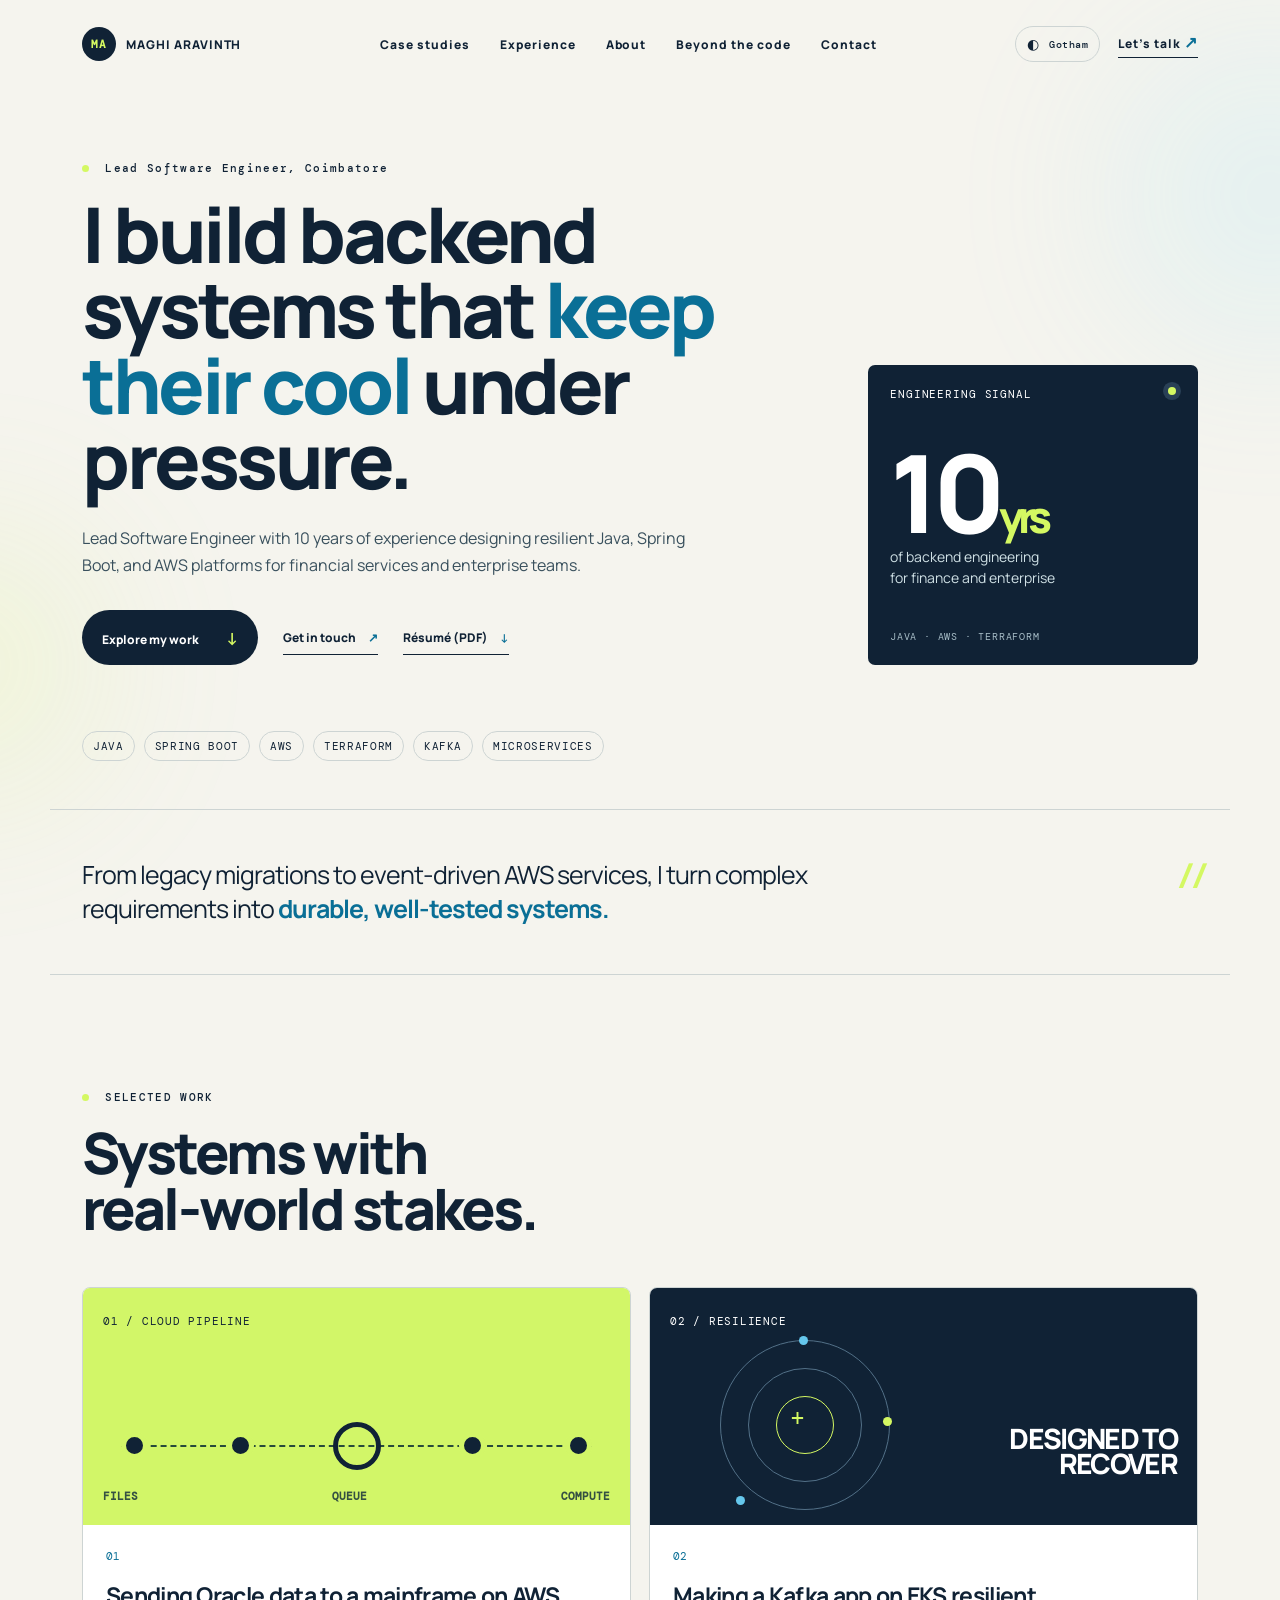
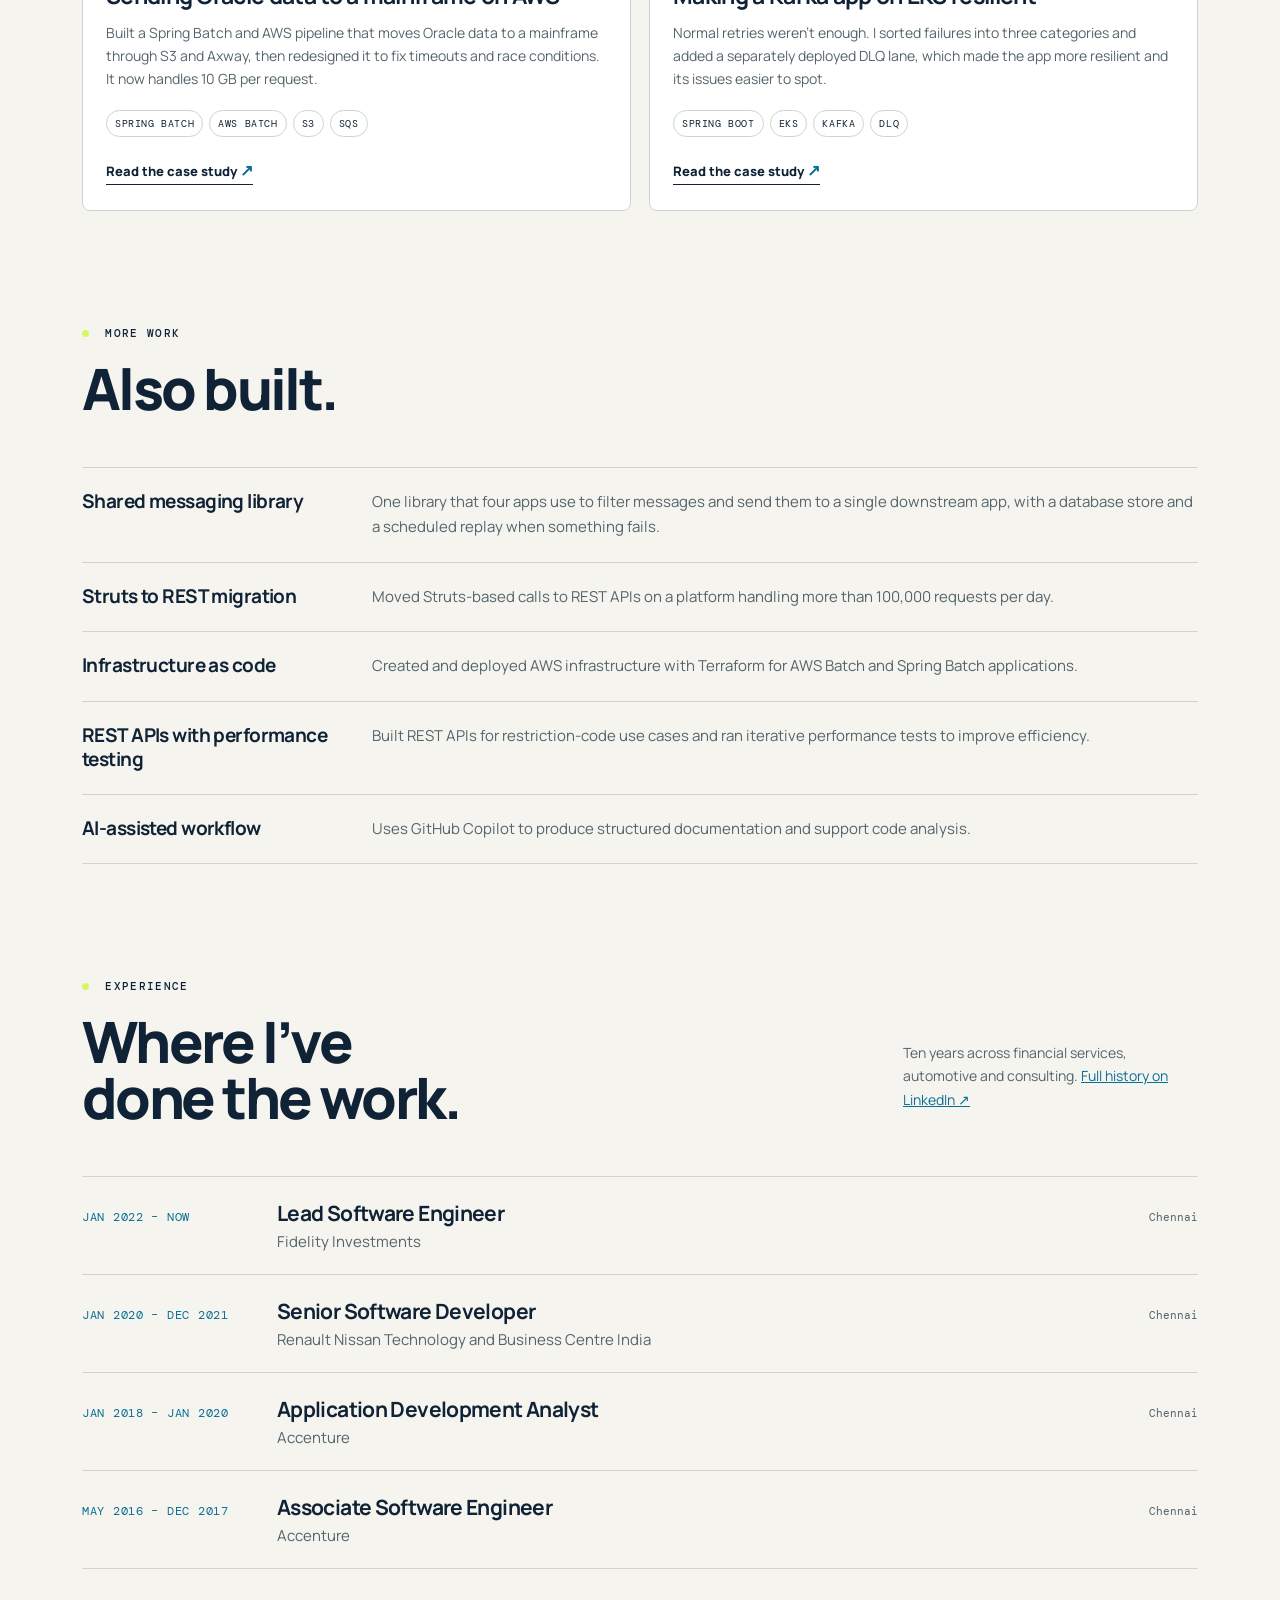
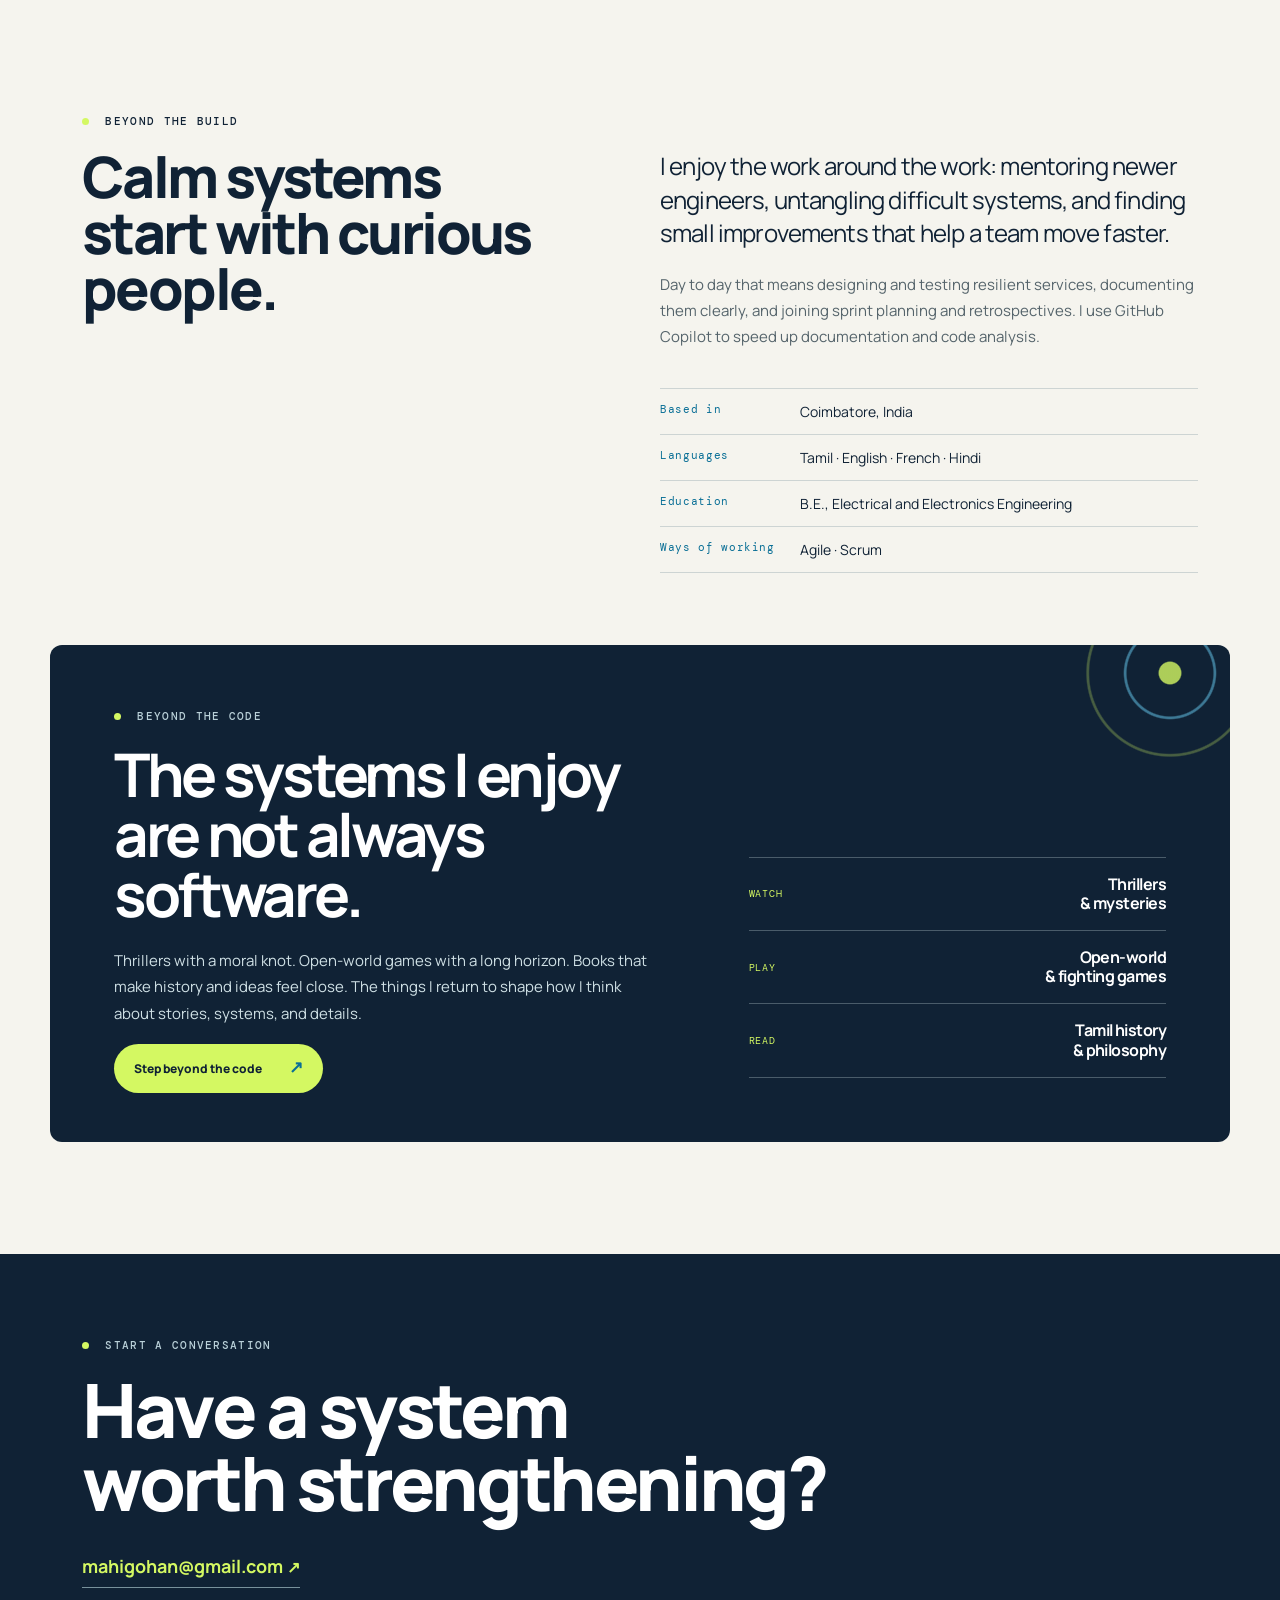
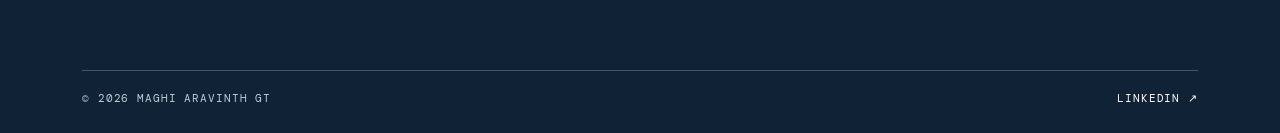
<file: index.html>
<!doctype html>
<html lang="en">
<head>
  <meta charset="utf-8">
  <meta name="viewport" content="width=device-width, initial-scale=1, viewport-fit=cover">
  <meta name="description" content="Portfolio of Maghi Aravinth GT, Lead Software Engineer.">
  <meta name="theme-color" content="#f5f4ee">
  <link rel="icon" href="favicon.svg" type="image/svg+xml">
  <meta property="og:type" content="website">
  <meta property="og:title" content="Maghi Aravinth GT – Lead Software Engineer">
  <meta property="og:description" content="Java, Spring Boot, AWS and Terraform. Resilient backend systems for financial services and enterprise teams.">
  <title>Maghi Aravinth GT - Lead Software Engineer</title>
  <link rel="preconnect" href="https://fonts.googleapis.com">
  <link rel="preconnect" href="https://fonts.gstatic.com" crossorigin>
  <link href="https://fonts.googleapis.com/css2?family=DM+Mono:wght@400;500&family=Manrope:wght@400;500;600;700;800&display=swap" rel="stylesheet">
  <script>document.documentElement.classList.add("js");if(localStorage.getItem("portfolio-theme")==="gotham")document.documentElement.dataset.theme="gotham"</script>
  <link rel="stylesheet" href="styles.css">
  <script src="theme.js" defer></script>
</head>
<body>
  <div class="page-glow glow-one"></div><div class="page-glow glow-two"></div>
  <header class="nav wrap">
    <a class="brand" href="#top"><span>MA</span> MAGHI ARAVINTH</a>
    <nav aria-label="Main navigation"><a href="#work">Case studies</a><a href="#experience">Experience</a><a href="#about">About</a><a href="beyond.html">Beyond the code</a><a href="#contact">Contact</a></nav>
    <div class="nav-actions"><button class="theme-toggle" type="button" aria-pressed="false" aria-label="Switch to Gotham theme"><span aria-hidden="true">◐</span> Gotham</button><a class="nav-cta" href="mailto:mahigohan@gmail.com">Let’s talk <span>↗</span></a></div>
  </header>

  <main id="top">
    <section class="hero wrap">
      <p class="eyebrow"><span></span> Lead Software Engineer, Coimbatore</p>
      <div class="hero-grid">
        <div>
          <h1>I build backend systems that <em>keep their cool</em> under pressure.</h1>
          <p class="intro">Lead Software Engineer with 10 years of experience designing resilient Java, Spring Boot, and AWS platforms for financial services and enterprise teams.</p>
          <div class="hero-actions"><a class="button primary" href="#work">Explore my work <b>↓</b></a><a class="button text" href="mailto:mahigohan@gmail.com">Get in touch <b>↗</b></a><a class="button text" href="Maghi_Aravinth_GT_Resume.pdf" download>Résumé (PDF) <b>↓</b></a></div>
        </div>
        <aside class="signal-card" aria-label="Engineering profile">
          <div class="signal-top"><span>ENGINEERING SIGNAL</span><i></i></div>
          <div class="signal-number">10<span>yrs</span></div><p>of backend engineering<br>for finance and enterprise</p>
          
          <div class="signal-footer"><span>JAVA · AWS · TERRAFORM</span></div>
        </aside>
      </div>
      <div class="stack-row"><span>JAVA</span><span>SPRING BOOT</span><span>AWS</span><span>TERRAFORM</span><span>KAFKA</span><span>MICROSERVICES</span></div>
    </section>

    <section class="statement wrap"><p>From legacy migrations to event-driven AWS services, I turn complex requirements into <strong>durable, well-tested systems.</strong></p><div class="line-mark">/ /</div></section>

    <section class="work wrap" id="work">
      <div class="section-heading"><div><p class="eyebrow"><span></span> SELECTED WORK</p><h2>Systems with<br>real-world stakes.</h2></div></div>
      <div class="case-list">
        <article class="case-card featured">
          <div class="case-art batch-art"><span class="art-label">01 / CLOUD PIPELINE</span><div class="pipeline"><i></i><i></i><i></i><i></i><i></i></div><div class="batch-tags"><b>FILES</b><b>QUEUE</b><b>COMPUTE</b></div></div>
          <div class="case-copy"><p class="case-number">01</p><h3>Sending Oracle data to a mainframe on AWS</h3><p>Built a Spring Batch and AWS pipeline that moves Oracle data to a mainframe through S3 and Axway, then redesigned it to fix timeouts and race conditions. It now handles 10 GB per request.</p><div class="tags"><span>SPRING BATCH</span><span>AWS BATCH</span><span>S3</span><span>SQS</span></div><a href="case-study-oracle-mainframe.html">Read the case study <b>↗</b></a></div>
        </article>
        <article class="case-card dark-card">
          <div class="case-art resilience-art"><span class="art-label">02 / RESILIENCE</span><div class="orbit"><i></i><i></i><i></i><b>+</b></div><p>DESIGNED TO<br>RECOVER</p></div>
          <div class="case-copy"><p class="case-number">02</p><h3>Making a Kafka app on EKS resilient</h3><p>Normal retries weren’t enough. I sorted failures into three categories and added a separately deployed DLQ lane, which made the app more resilient and its issues easier to spot.</p><div class="tags"><span>SPRING BOOT</span><span>EKS</span><span>KAFKA</span><span>DLQ</span></div><a href="case-study-eks-kafka-resilience.html">Read the case study <b>↗</b></a></div>
        </article>
        
      </div>
    </section>

    <section class="also wrap" id="also"><div class="section-heading"><div><p class="eyebrow"><span></span> MORE WORK</p><h2>Also built.</h2></div></div><ul class="also-list"><li><h3>Shared messaging library</h3><p>One library that four apps use to filter messages and send them to a single downstream app, with a database store and a scheduled replay when something fails.</p></li><li><h3>Struts to REST migration</h3><p>Moved Struts-based calls to REST APIs on a platform handling more than 100,000 requests per day.</p></li><li><h3>Infrastructure as code</h3><p>Created and deployed AWS infrastructure with Terraform for AWS Batch and Spring Batch applications.</p></li><li><h3>REST APIs with performance testing</h3><p>Built REST APIs for restriction-code use cases and ran iterative performance tests to improve efficiency.</p></li><li><h3>AI-assisted workflow</h3><p>Uses GitHub Copilot to produce structured documentation and support code analysis.</p></li></ul></section>

    <section class="exp wrap" id="experience"><div class="section-heading"><div><p class="eyebrow"><span></span> EXPERIENCE</p><h2>Where I’ve<br>done the work.</h2></div><p>Ten years across financial services, automotive and consulting. <a href="https://www.linkedin.com/in/maghiaravinthgt22" rel="noreferrer">Full history on LinkedIn ↗</a></p></div><ol class="roles">
<li><time>JAN 2022 – NOW</time><div><h3>Lead Software Engineer</h3><p>Fidelity Investments</p></div><span>Chennai</span></li>
<li><time>JAN 2020 – DEC 2021</time><div><h3>Senior Software Developer</h3><p>Renault Nissan Technology and Business Centre India</p></div><span>Chennai</span></li>
<li><time>JAN 2018 – JAN 2020</time><div><h3>Application Development Analyst</h3><p>Accenture</p></div><span>Chennai</span></li>
<li><time>MAY 2016 – DEC 2017</time><div><h3>Associate Software Engineer</h3><p>Accenture</p></div><span>Chennai</span></li></ol></section>

    <section class="about wrap" id="about"><div class="about-side"><p class="eyebrow"><span></span> BEYOND THE BUILD</p><h2>Calm systems<br>start with curious<br>people.</h2></div><div class="about-copy"><p>I enjoy the work around the work: mentoring newer engineers, untangling difficult systems, and finding small improvements that help a team move faster.</p><p class="muted">Day to day that means designing and testing resilient services, documenting them clearly, and joining sprint planning and retrospectives. I use GitHub Copilot to speed up documentation and code analysis.</p><div class="facts"><div><b>Based in</b><span>Coimbatore, India</span></div><div><b>Languages</b><span>Tamil · English · French · Hindi</span></div><div><b>Education</b><span>B.E., Electrical and Electronics Engineering</span></div><div><b>Ways of working</b><span>Agile · Scrum</span></div></div></div></section>

    <section class="beyond-feature wrap" id="beyond"><div class="beyond-feature-copy"><p class="eyebrow"><span></span> BEYOND THE CODE</p><h2>The systems I enjoy<br>are not always<br>software.</h2><p>Thrillers with a moral knot. Open-world games with a long horizon. Books that make history and ideas feel close. The things I return to shape how I think about stories, systems, and details.</p><a class="button primary" href="beyond.html">Step beyond the code <b>↗</b></a></div><div class="beyond-feature-picks" aria-label="Personal interests"><div><small>WATCH</small><b>Thrillers<br>&amp; mysteries</b></div><div><small>PLAY</small><b>Open-world<br>&amp; fighting games</b></div><div><small>READ</small><b>Tamil history<br>&amp; philosophy</b></div></div></section>

    <section class="contact wrap" id="contact"><p class="eyebrow"><span></span> START A CONVERSATION</p><h2>Have a system<br>worth strengthening?</h2><a href="mailto:mahigohan@gmail.com">mahigohan@gmail.com <b>↗</b></a><div><span>© 2026 MAGHI ARAVINTH GT</span><a href="https://www.linkedin.com/in/maghiaravinthgt22" target="_blank" rel="noreferrer">LINKEDIN ↗</a></div></section>
  </main>
<script>
(function(){var els=document.querySelectorAll('.case-card,.roles li,.facts>div,.also-list li,.beyond-feature');
els.forEach(function(e){e.classList.add('rv')});
if(!('IntersectionObserver' in window)){els.forEach(function(e){e.classList.add('in')});return}
var io=new IntersectionObserver(function(es){es.forEach(function(x){if(x.isIntersecting){x.target.classList.add('in');io.unobserve(x.target)}})},{threshold:.12});
els.forEach(function(e){io.observe(e)});})();
</script>
</body>
</html>
</file>
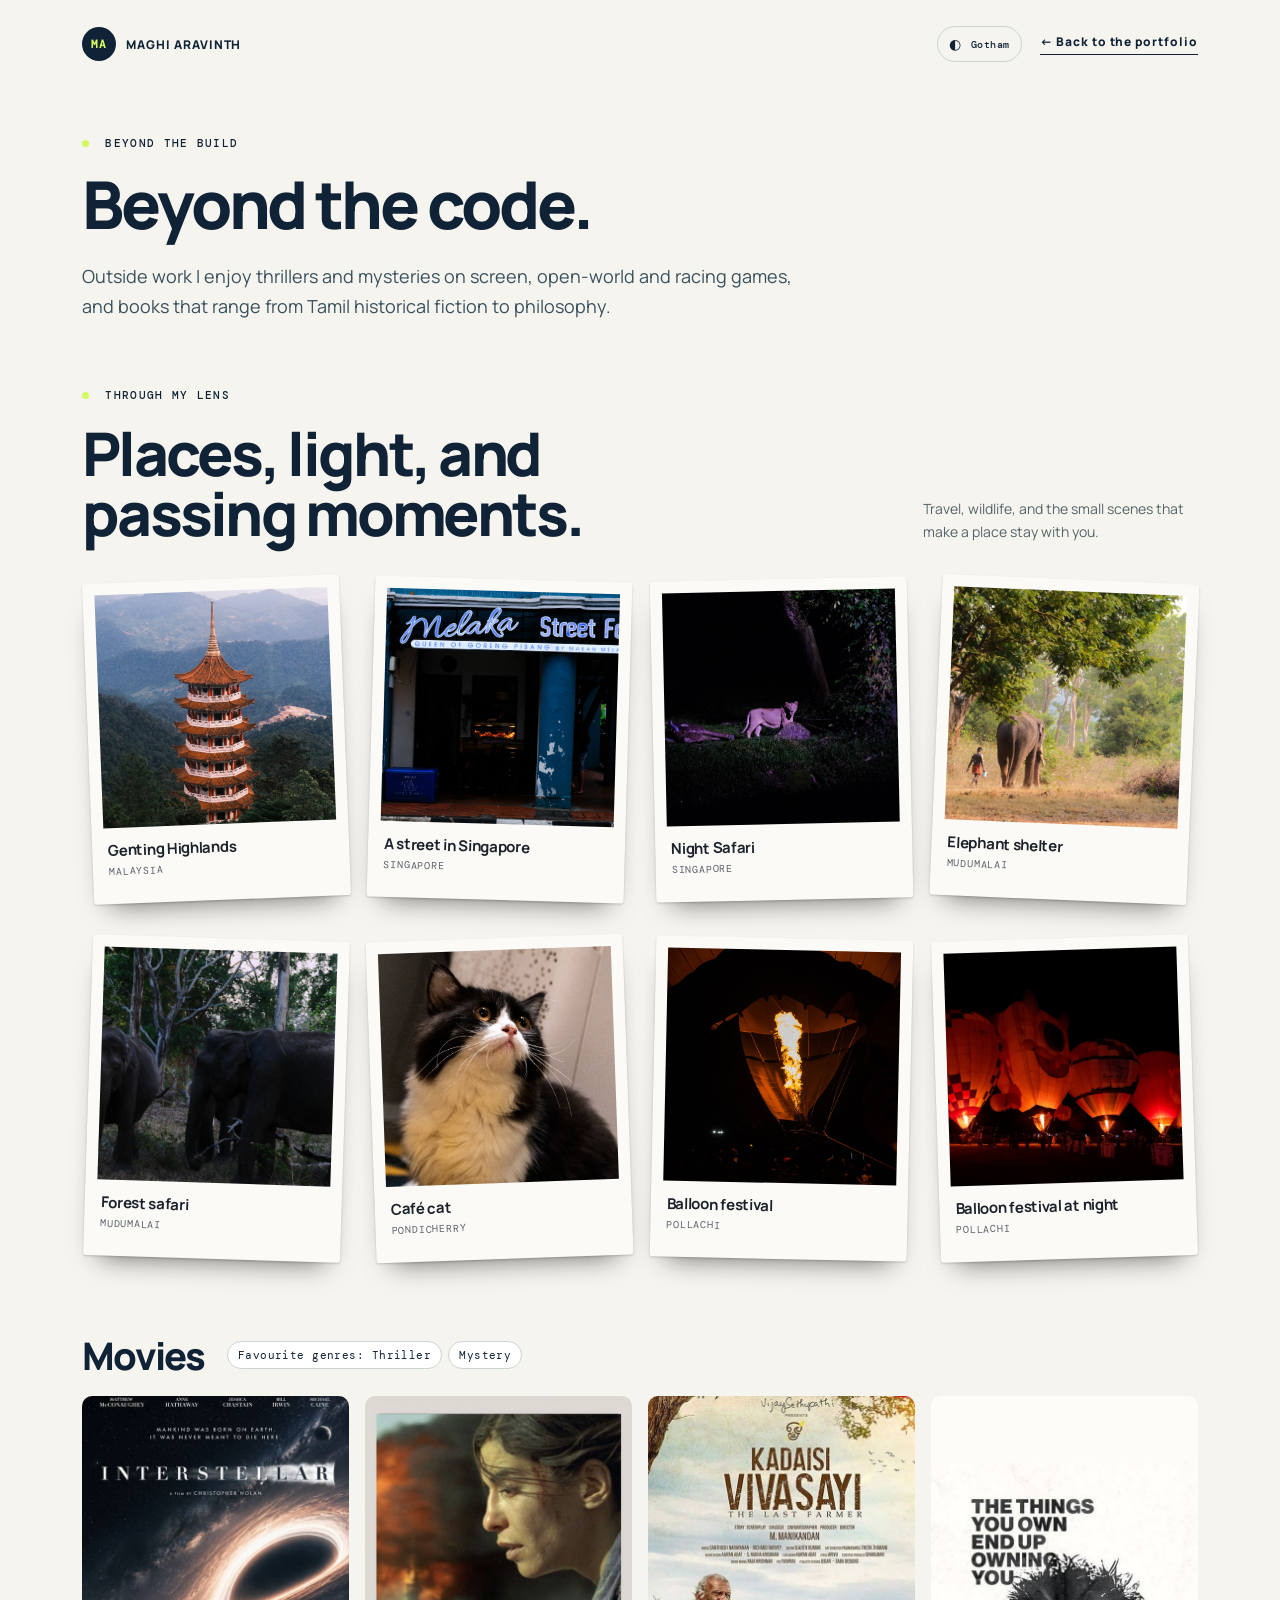
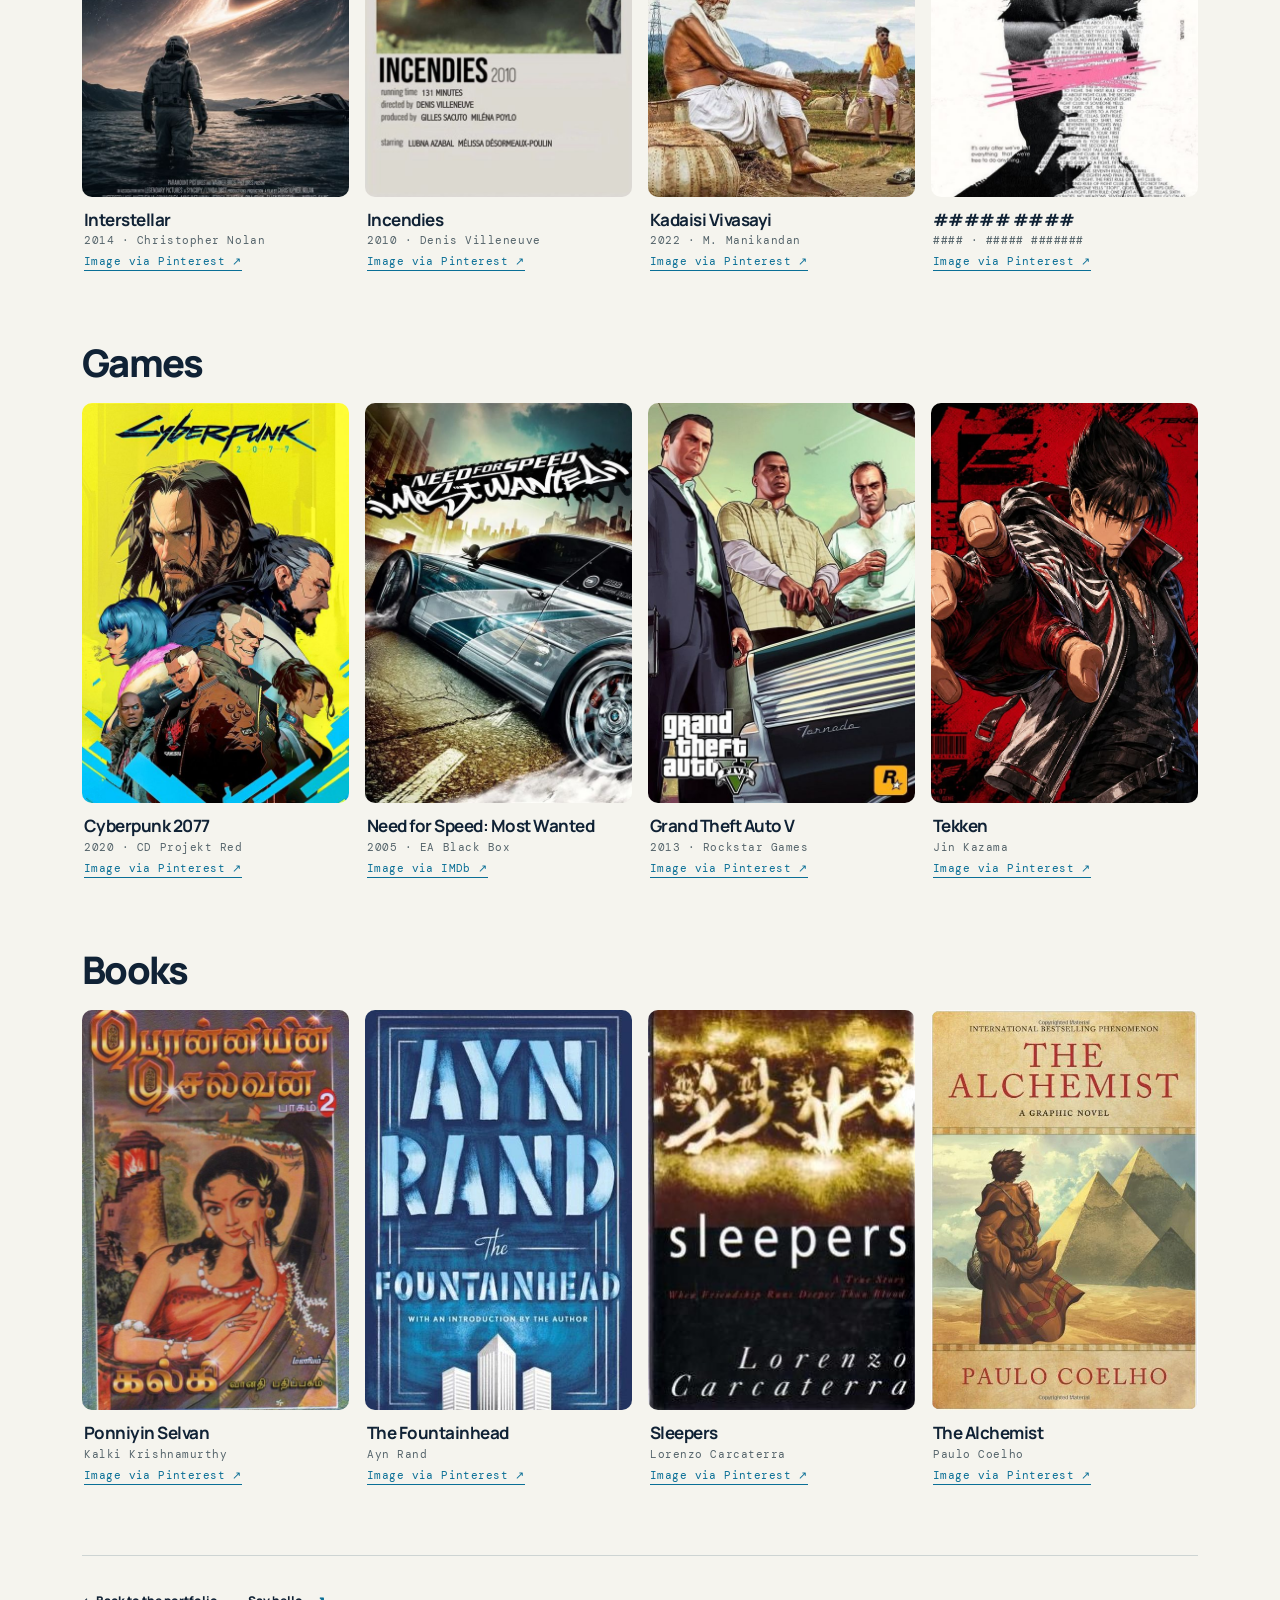
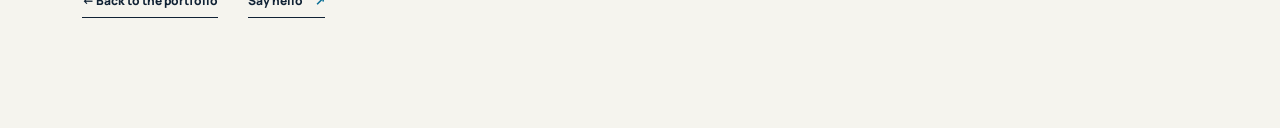
<file: beyond.html>
<!doctype html>
<html lang="en">
<head>
  <meta charset="utf-8">
  <meta name="viewport" content="width=device-width, initial-scale=1, viewport-fit=cover">
  <meta name="description" content="Beyond the code: the movies, games and books Maghi Aravinth GT enjoys.">
  <meta name="theme-color" content="#f5f4ee">
  <link rel="icon" href="favicon.svg" type="image/svg+xml">
  <title>Beyond the code – Maghi Aravinth GT</title>
  <link rel="preconnect" href="https://fonts.googleapis.com">
  <link rel="preconnect" href="https://fonts.gstatic.com" crossorigin>
  <link href="https://fonts.googleapis.com/css2?family=DM+Mono:wght@400;500&family=Manrope:wght@400;500;600;700;800&display=swap" rel="stylesheet">
  <link rel="stylesheet" href="styles.css">
  <script>if(localStorage.getItem("portfolio-theme")==="gotham")document.documentElement.dataset.theme="gotham"</script><script src="theme.js" defer></script>
</head>
<body>
  <header class="nav wrap">
    <a class="brand" href="index.html"><span>MA</span> MAGHI ARAVINTH</a>
    <div class="nav-actions"><button class="theme-toggle" type="button" aria-pressed="false" aria-label="Switch to Gotham theme"><span aria-hidden="true">◐</span> Gotham</button><a class="nav-cta" href="index.html">← Back to the portfolio</a></div>
  </header>
  <main class="cs wrap">
    <p class="eyebrow"><span></span> BEYOND THE BUILD</p>
    <h1 class="cs-title">Beyond the code.</h1>
    <p class="cs-lede">Outside work I enjoy thrillers and mysteries on screen, open-world and racing games, and books that range from Tamil historical fiction to philosophy.</p>

    <section class="bx-sec photo-section" id="photography">
      <div class="bx-h photo-heading"><div><p class="eyebrow"><span></span> THROUGH MY LENS</p><h2>Places, light, and passing moments.</h2></div><p>Travel, wildlife, and the small scenes that make a place stay with you.</p></div>
      <div class="photo-grid">
        <figure class="photo photo-wide"><img src="images/photo-genting-highlands.jpg" alt="A pagoda tower above the forested hills of Genting Highlands." width="800" height="800" loading="lazy"><figcaption><h3>Genting Highlands</h3><p>Malaysia</p></figcaption></figure>
        <figure class="photo photo-wide"><img src="images/photo-singapore-street.jpg" alt="A neon-lit street scene in Singapore." width="800" height="800" loading="lazy"><figcaption><h3>A street in Singapore</h3><p>Singapore</p></figcaption></figure>
        <figure class="photo"><img src="images/photo-singapore-night-safari.jpg" alt="A lion illuminated at the Night Safari in Singapore." width="800" height="800" loading="lazy"><figcaption><h3>Night Safari</h3><p>Singapore</p></figcaption></figure>
        <figure class="photo"><img src="images/photo-mudumalai-elephants.jpg" alt="Elephants and their handlers beneath a large tree at a Mudumalai shelter." width="800" height="800" loading="lazy"><figcaption><h3>Elephant shelter</h3><p>Mudumalai</p></figcaption></figure>
        <figure class="photo"><img src="images/photo-mudumalai-safari.jpg" alt="Elephants moving through the trees on a forest safari in Mudumalai." width="800" height="800" loading="lazy"><figcaption><h3>Forest safari</h3><p>Mudumalai</p></figcaption></figure>
        <figure class="photo photo-wide"><img src="images/photo-pondicherry-cat.jpg" alt="Close-up portrait of a black and white cat at a café in Pondicherry." width="800" height="800" loading="lazy"><figcaption><h3>Café cat</h3><p>Pondicherry</p></figcaption></figure>
        <figure class="photo photo-tall"><img src="images/photo-pollachi-balloon-flame.jpg" alt="A hot-air balloon glowing from its burner flame at the Pollachi balloon festival." width="800" height="800" loading="lazy"><figcaption><h3>Balloon festival</h3><p>Pollachi</p></figcaption></figure>
        <figure class="photo photo-wide"><img src="images/photo-pollachi-balloons.jpg" alt="Many illuminated hot-air balloons at night during the Pollachi balloon festival." width="800" height="800" loading="lazy"><figcaption><h3>Balloon festival at night</h3><p>Pollachi</p></figcaption></figure>
      </div>
    </section>

    <section class="bx-sec"><div class="bx-h"><h2>Movies</h2><div class="chips"><span>Favourite genres: Thriller</span><span>Mystery</span></div></div><div class="cards c4"><figure class="mv"><div class="mv-img"><img src="images/interstellar.jpg" alt="Interstellar poster: an astronaut wading through shallow water towards a black hole in the sky." width="540" height="810" loading="lazy"></div><figcaption><h3>Interstellar</h3><p>2014 · Christopher Nolan</p><a class="cr" href="https://in.pinterest.com/pin/563442603406721822/" target="_blank" rel="noopener noreferrer" aria-label="Image source for Interstellar on Pinterest (opens in a new tab)">Image via Pinterest ↗</a></figcaption></figure><figure class="mv"><div class="mv-img"><img src="images/incendies.jpg" alt="Incendies poster: a woman in profile in front of a burning landscape." width="540" height="810" loading="lazy"></div><figcaption><h3>Incendies</h3><p>2010 · Denis Villeneuve</p><a class="cr" href="https://in.pinterest.com/pin/793055815657713321/" target="_blank" rel="noopener noreferrer" aria-label="Image source for Incendies on Pinterest (opens in a new tab)">Image via Pinterest ↗</a></figcaption></figure><figure class="mv"><div class="mv-img"><img src="images/kadaisi-vivasayi.jpg" alt="Kadaisi Vivasayi poster: an elderly farmer sitting under a tree beside a clay pot, with a man carrying bags behind him." width="540" height="810" loading="lazy"></div><figcaption><h3>Kadaisi Vivasayi</h3><p>2022 · M. Manikandan</p><a class="cr" href="https://in.pinterest.com/pin/368098969558217821/" target="_blank" rel="noopener noreferrer" aria-label="Image source for Kadaisi Vivasayi on Pinterest (opens in a new tab)">Image via Pinterest ↗</a></figcaption></figure><figure class="mv fc" tabindex="0" aria-label="A film poster with the title hidden. Remember the first rule."><div class="mv-img"><img src="images/poster-hidden.jpg" alt="Black and white poster of a man with a pink scribble across his eyes, with the words: the things you own end up owning you." width="540" height="810" loading="lazy"><span class="rule" aria-hidden="true">Remember the<br>first rule?</span></div><figcaption><h3 aria-hidden="true">##### ####</h3><p aria-hidden="true">#### · ##### #######</p><a class="cr" href="https://in.pinterest.com/pin/1135470124856347731/" target="_blank" rel="noopener noreferrer" aria-label="Image source for this poster on Pinterest (opens in a new tab)">Image via Pinterest ↗</a></figcaption></figure></div></section>

    <section class="bx-sec"><div class="bx-h"><h2>Games</h2></div><div class="cards c4"><figure class="mv"><div class="mv-img"><img src="images/cyberpunk-2077.jpg" alt="Cyberpunk 2077 artwork: a group of characters in a stylised illustration against a bright yellow background." width="540" height="810" loading="lazy"></div><figcaption><h3>Cyberpunk 2077</h3><p>2020 · CD Projekt Red</p><a class="cr" href="https://in.pinterest.com/pin/843862048954919383/" target="_blank" rel="noopener noreferrer">Image via Pinterest ↗</a></figcaption></figure><figure class="mv"><div class="mv-img"><img src="images/nfs-most-wanted.jpg" alt="Need for Speed: Most Wanted cover: a silver and teal BMW M3 sliding past an industrial skyline." width="540" height="810" loading="lazy"></div><figcaption><h3>Need for Speed: Most Wanted</h3><p>2005 · EA Black Box</p><a class="cr" href="https://www.imdb.com/title/tt0462448/" target="_blank" rel="noopener noreferrer">Image via IMDb ↗</a></figcaption></figure><figure class="mv"><div class="mv-img"><img src="images/gta-v.jpg" alt="Grand Theft Auto V artwork: three characters standing beside a vintage car under a hazy sky." width="540" height="810" loading="lazy"></div><figcaption><h3>Grand Theft Auto V</h3><p>2013 · Rockstar Games</p><a class="cr" href="https://in.pinterest.com/pin/934989572634845534/" target="_blank" rel="noopener noreferrer">Image via Pinterest ↗</a></figcaption></figure><figure class="mv"><div class="mv-img"><img src="images/jin.jpg" alt="Jin Kazama promotional artwork in red and black." width="735" height="918" loading="lazy"></div><figcaption><h3>Tekken</h3><p>Jin Kazama</p><a class="cr" href="http://in.pinterest.com/pin/1092334084650388957/" target="_blank" rel="noopener noreferrer">Image via Pinterest ↗</a></figcaption></figure></div></section>

    <section class="bx-sec"><div class="bx-h"><h2>Books</h2></div><div class="cards c4"><figure class="mv"><div class="mv-img"><img src="images/ponniyin-selvan.jpg" alt="Cover of Ponniyin Selvan, part 2, by Kalki: an illustrated woman resting her chin on her hand beside a boat, with a burning lighthouse and sailing ships behind her." width="540" height="810" loading="lazy"></div><figcaption><h3>Ponniyin Selvan</h3><p>Kalki Krishnamurthy</p><a class="cr" href="https://in.pinterest.com/pin/27232772716890191/" target="_blank" rel="noopener noreferrer" aria-label="Image source for Ponniyin Selvan cover on Pinterest (opens in a new tab)">Image via Pinterest ↗</a></figcaption></figure><figure class="mv"><div class="mv-img"><img src="images/the-fountainhead.jpg" alt="Cover of The Fountainhead by Ayn Rand: large pale blue lettering above three white skyscrapers on a dark blue background." width="383" height="574" loading="lazy"></div><figcaption><h3>The Fountainhead</h3><p>Ayn Rand</p><a class="cr" href="https://in.pinterest.com/pin/754775218813076335/" target="_blank" rel="noopener noreferrer" aria-label="Image source for The Fountainhead cover on Pinterest (opens in a new tab)">Image via Pinterest ↗</a></figcaption></figure><figure class="mv"><div class="mv-img"><img src="images/sleepers.jpg" alt="Cover of Sleepers by Lorenzo Carcaterra: four boys lying on grass above the title." width="266" height="399" loading="lazy"></div><figcaption><h3>Sleepers</h3><p>Lorenzo Carcaterra</p><a class="cr" href="https://in.pinterest.com/pin/35043703330834588/" target="_blank" rel="noopener noreferrer" aria-label="Image source for Sleepers cover on Pinterest (opens in a new tab)">Image via Pinterest ↗</a></figcaption></figure><figure class="mv"><div class="mv-img"><img src="images/the-alchemist.jpg" alt="Cover of The Alchemist by Paulo Coelho, a graphic novel edition: a hooded figure looking towards the pyramids in the desert." width="514" height="771" loading="lazy"></div><figcaption><h3>The Alchemist</h3><p>Paulo Coelho</p><a class="cr" href="https://in.pinterest.com/pin/599541769120318719/" target="_blank" rel="noopener noreferrer" aria-label="Image source for The Alchemist cover on Pinterest (opens in a new tab)">Image via Pinterest ↗</a></figcaption></figure></div></section>

    <div class="cs-end" style="max-width:none"><a class="button text" href="index.html">← Back to the portfolio</a><a class="button text" href="mailto:mahigohan@gmail.com">Say hello <b>↗</b></a></div>
  </main>
</body>
</html>
</file>
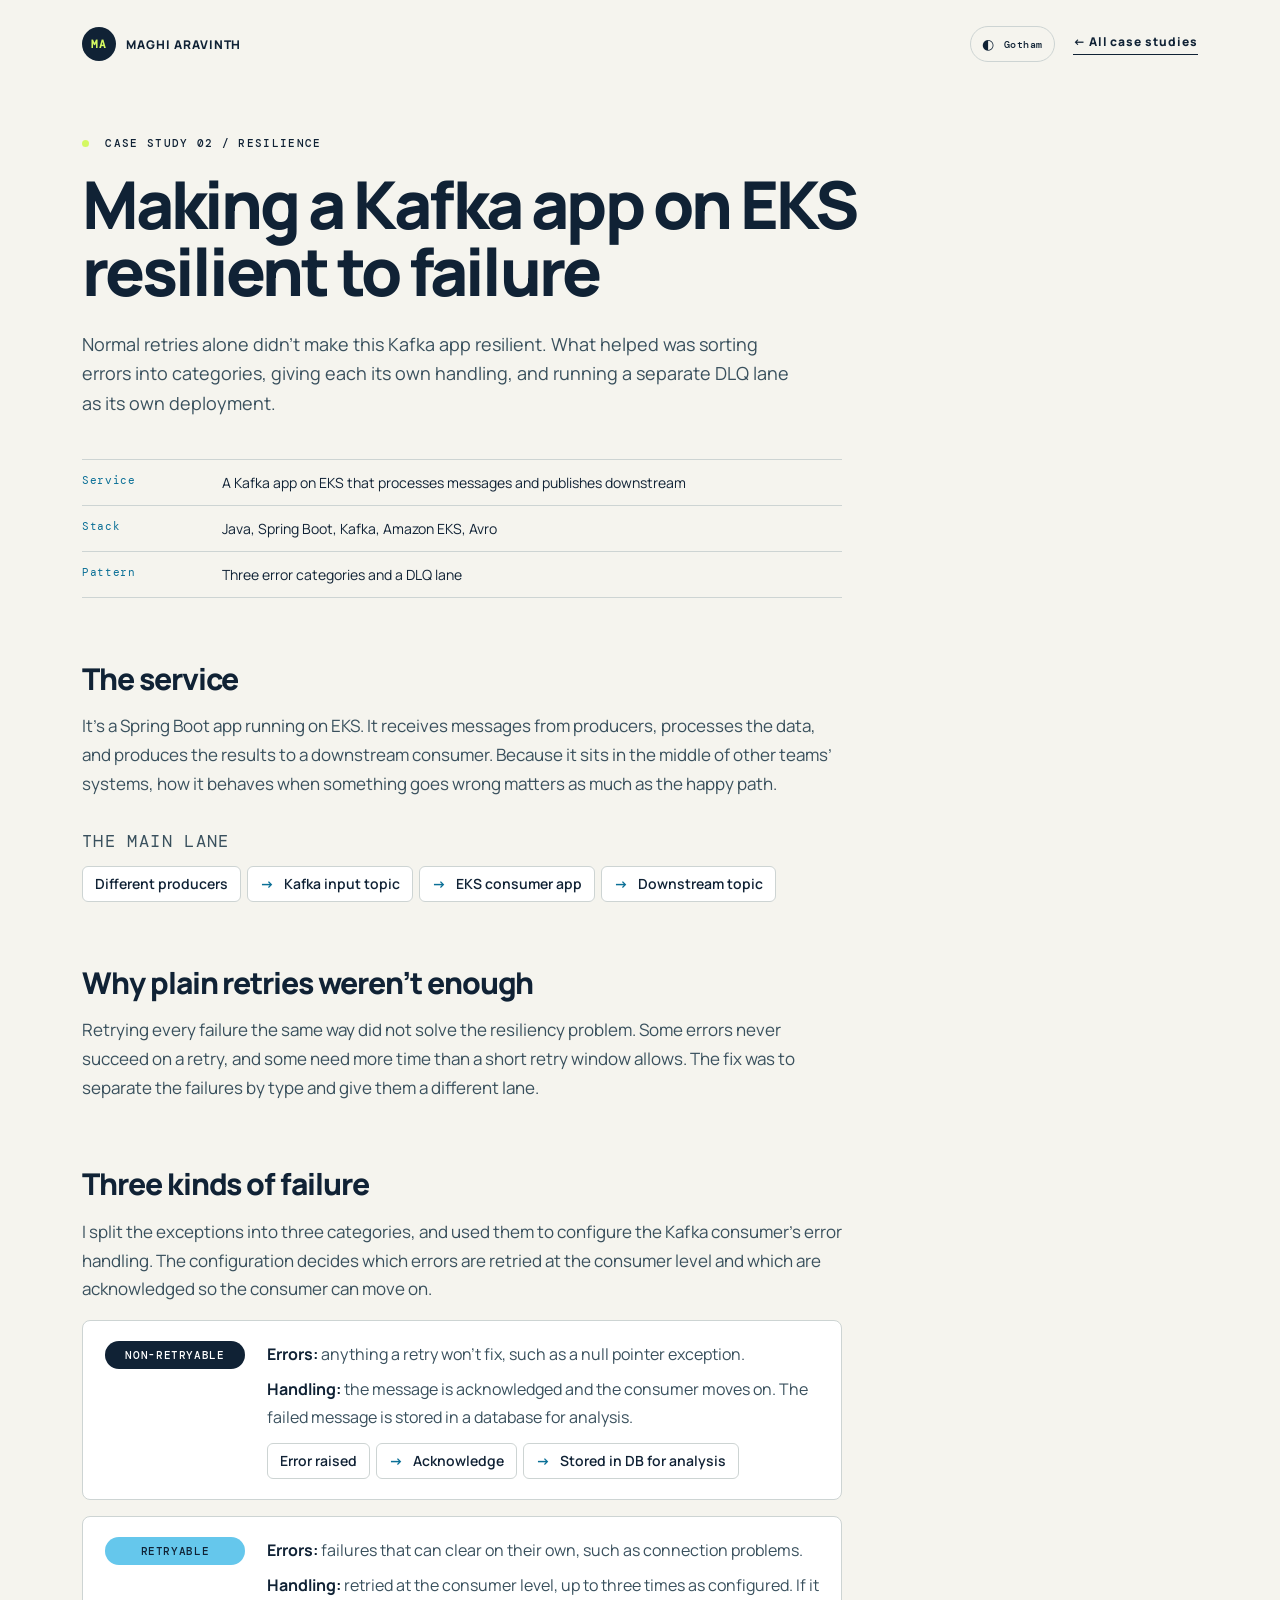
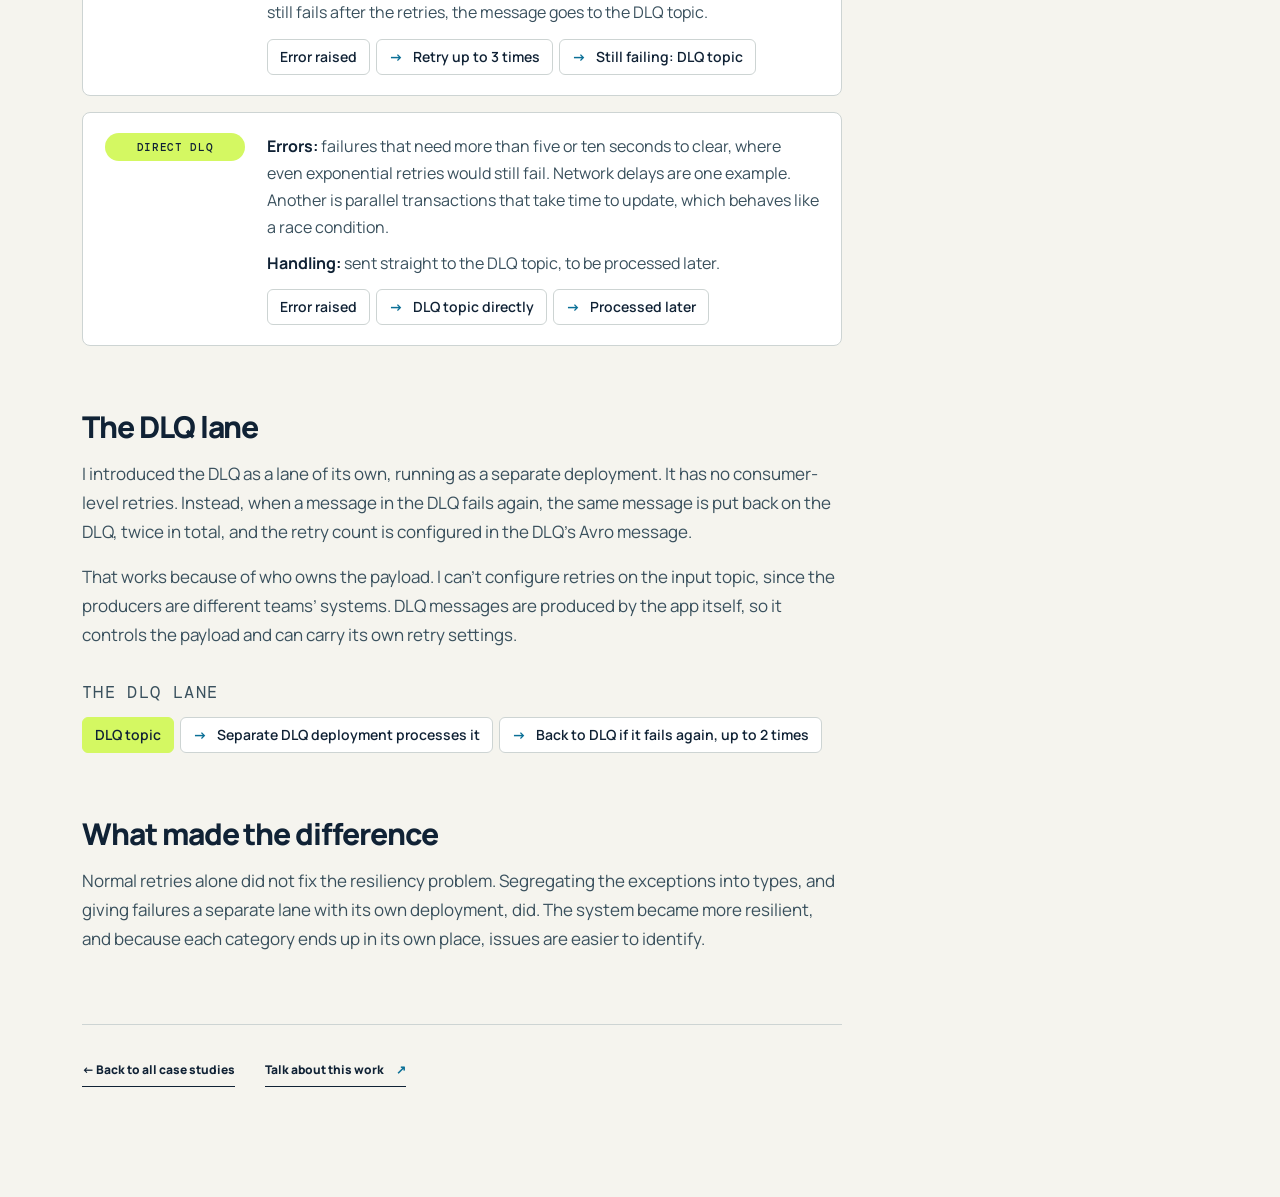
<file: case-study-eks-kafka-resilience.html>
<!doctype html>
<html lang="en">
<head>
  <meta charset="utf-8">
  <meta name="viewport" content="width=device-width, initial-scale=1, viewport-fit=cover">
  <meta name="description" content="Case study: making a Kafka consumer app on EKS resilient by classifying failures into non-retryable, retryable and direct-to-DLQ categories and adding a DLQ lane.">
  <meta name="theme-color" content="#f5f4ee">
  <link rel="icon" href="favicon.svg" type="image/svg+xml">
  <title>Resilient Kafka app on EKS – Maghi Aravinth GT</title>
  <link rel="preconnect" href="https://fonts.googleapis.com">
  <link rel="preconnect" href="https://fonts.gstatic.com" crossorigin>
  <link href="https://fonts.googleapis.com/css2?family=DM+Mono:wght@400;500&family=Manrope:wght@400;500;600;700;800&display=swap" rel="stylesheet">
  <link rel="stylesheet" href="styles.css">
  <script>if(localStorage.getItem("portfolio-theme")==="gotham")document.documentElement.dataset.theme="gotham"</script><script src="theme.js" defer></script>
</head>
<body>
  <header class="nav wrap">
    <a class="brand" href="index.html"><span>MA</span> MAGHI ARAVINTH</a>
    <div class="nav-actions"><button class="theme-toggle" type="button" aria-pressed="false" aria-label="Switch to Gotham theme"><span aria-hidden="true">◐</span> Gotham</button><a class="nav-cta" href="index.html#work">← All case studies</a></div>
  </header>
  <main class="cs wrap">
    <p class="eyebrow"><span></span> CASE STUDY 02 / RESILIENCE</p>
    <h1 class="cs-title">Making a Kafka app on EKS resilient to failure</h1>
    <p class="cs-lede">Normal retries alone didn’t make this Kafka app resilient. What helped was sorting errors into categories, giving each its own handling, and running a separate DLQ lane as its own deployment.</p>
    <div class="facts cs-facts"><div><b>Service</b><span>A Kafka app on EKS that processes messages and publishes downstream</span></div><div><b>Stack</b><span>Java, Spring Boot, Kafka, Amazon EKS, Avro</span></div><div><b>Pattern</b><span>Three error categories and a DLQ lane</span></div></div>

    <section class="cs-sec">
      <h2>The service</h2>
      <p>It’s a Spring Boot app running on EKS. It receives messages from producers, processes the data, and produces the results to a downstream consumer. Because it sits in the middle of other teams’ systems, how it behaves when something goes wrong matters as much as the happy path.</p>
      <p class="flow-label">THE MAIN LANE</p><ol class="flow"><li>Different producers</li><li>Kafka input topic</li><li>EKS consumer app</li><li>Downstream topic</li></ol>
    </section>

    <section class="cs-sec">
      <h2>Why plain retries weren’t enough</h2>
      <p>Retrying every failure the same way did not solve the resiliency problem. Some errors never succeed on a retry, and some need more time than a short retry window allows. The fix was to separate the failures by type and give them a different lane.</p>
    </section>

    <section class="cs-sec">
      <h2>Three kinds of failure</h2>
      <p>I split the exceptions into three categories, and used them to configure the Kafka consumer’s error handling. The configuration decides which errors are retried at the consumer level and which are acknowledged so the consumer can move on.</p>

      <div class="lane">
        <span class="lane-tag t-non">Non-retryable</span>
        <div>
          <p><strong>Errors:</strong> anything a retry won’t fix, such as a null pointer exception.</p>
          <p><strong>Handling:</strong> the message is acknowledged and the consumer moves on. The failed message is stored in a database for analysis.</p>
          <ol class="flow"><li>Error raised</li><li>Acknowledge</li><li>Stored in DB for analysis</li></ol>
        </div>
      </div>

      <div class="lane">
        <span class="lane-tag t-retry">Retryable</span>
        <div>
          <p><strong>Errors:</strong> failures that can clear on their own, such as connection problems.</p>
          <p><strong>Handling:</strong> retried at the consumer level, up to three times as configured. If it still fails after the retries, the message goes to the DLQ topic.</p>
          <ol class="flow"><li>Error raised</li><li>Retry up to 3 times</li><li>Still failing: DLQ topic</li></ol>
        </div>
      </div>

      <div class="lane">
        <span class="lane-tag t-direct">Direct DLQ</span>
        <div>
          <p><strong>Errors:</strong> failures that need more than five or ten seconds to clear, where even exponential retries would still fail. Network delays are one example. Another is parallel transactions that take time to update, which behaves like a race condition.</p>
          <p><strong>Handling:</strong> sent straight to the DLQ topic, to be processed later.</p>
          <ol class="flow"><li>Error raised</li><li>DLQ topic directly</li><li>Processed later</li></ol>
        </div>
      </div>
    </section>

    <section class="cs-sec">
      <h2>The DLQ lane</h2>
      <p>I introduced the DLQ as a lane of its own, running as a separate deployment. It has no consumer-level retries. Instead, when a message in the DLQ fails again, the same message is put back on the DLQ, twice in total, and the retry count is configured in the DLQ’s Avro message.</p>
      <p>That works because of who owns the payload. I can’t configure retries on the input topic, since the producers are different teams’ systems. DLQ messages are produced by the app itself, so it controls the payload and can carry its own retry settings.</p>
      <p class="flow-label">THE DLQ LANE</p><ol class="flow"><li class="new">DLQ topic</li><li>Separate DLQ deployment processes it</li><li>Back to DLQ if it fails again, up to 2 times</li></ol>
    </section>

    <section class="cs-sec">
      <h2>What made the difference</h2>
      <p>Normal retries alone did not fix the resiliency problem. Segregating the exceptions into types, and giving failures a separate lane with its own deployment, did. The system became more resilient, and because each category ends up in its own place, issues are easier to identify.</p>
    </section>

    <div class="cs-end"><a class="button text" href="index.html#work">← Back to all case studies</a><a class="button text" href="mailto:mahigohan@gmail.com">Talk about this work <b>↗</b></a></div>
  </main>
</body>
</html>
</file>
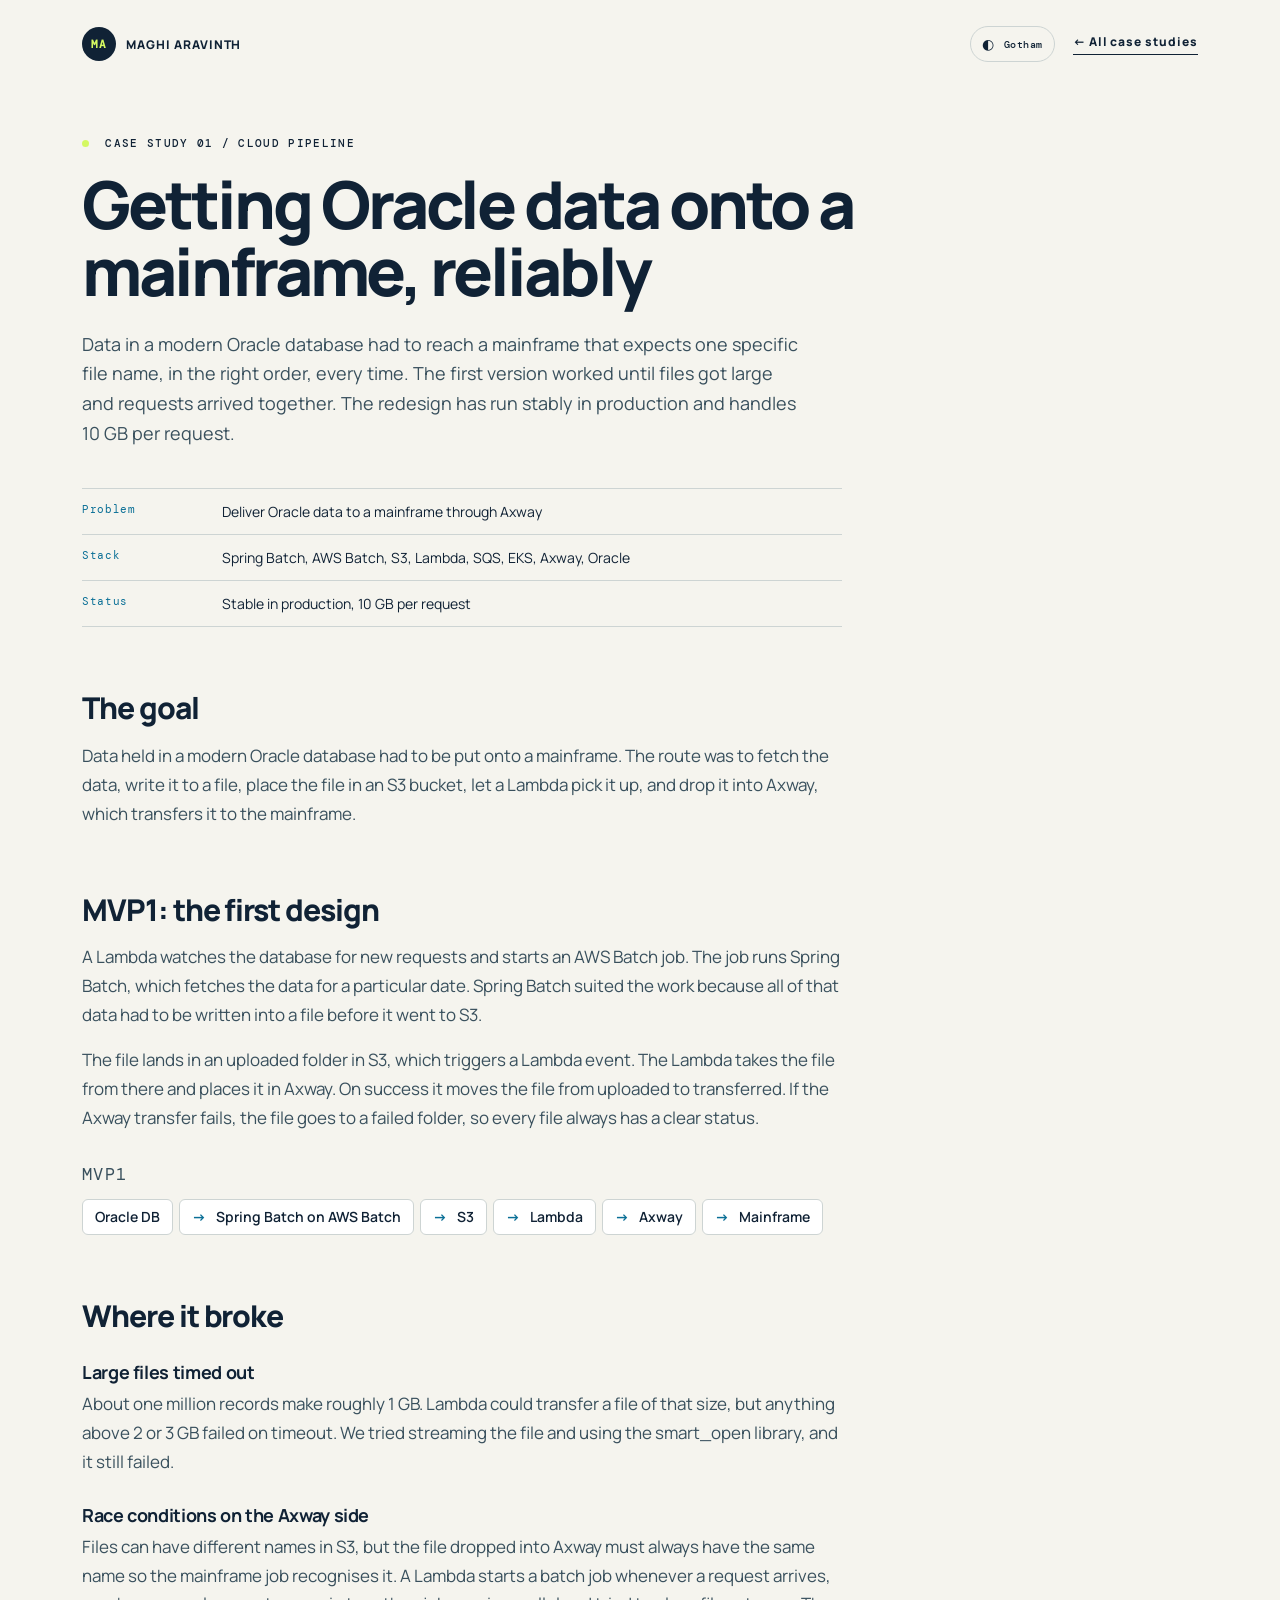
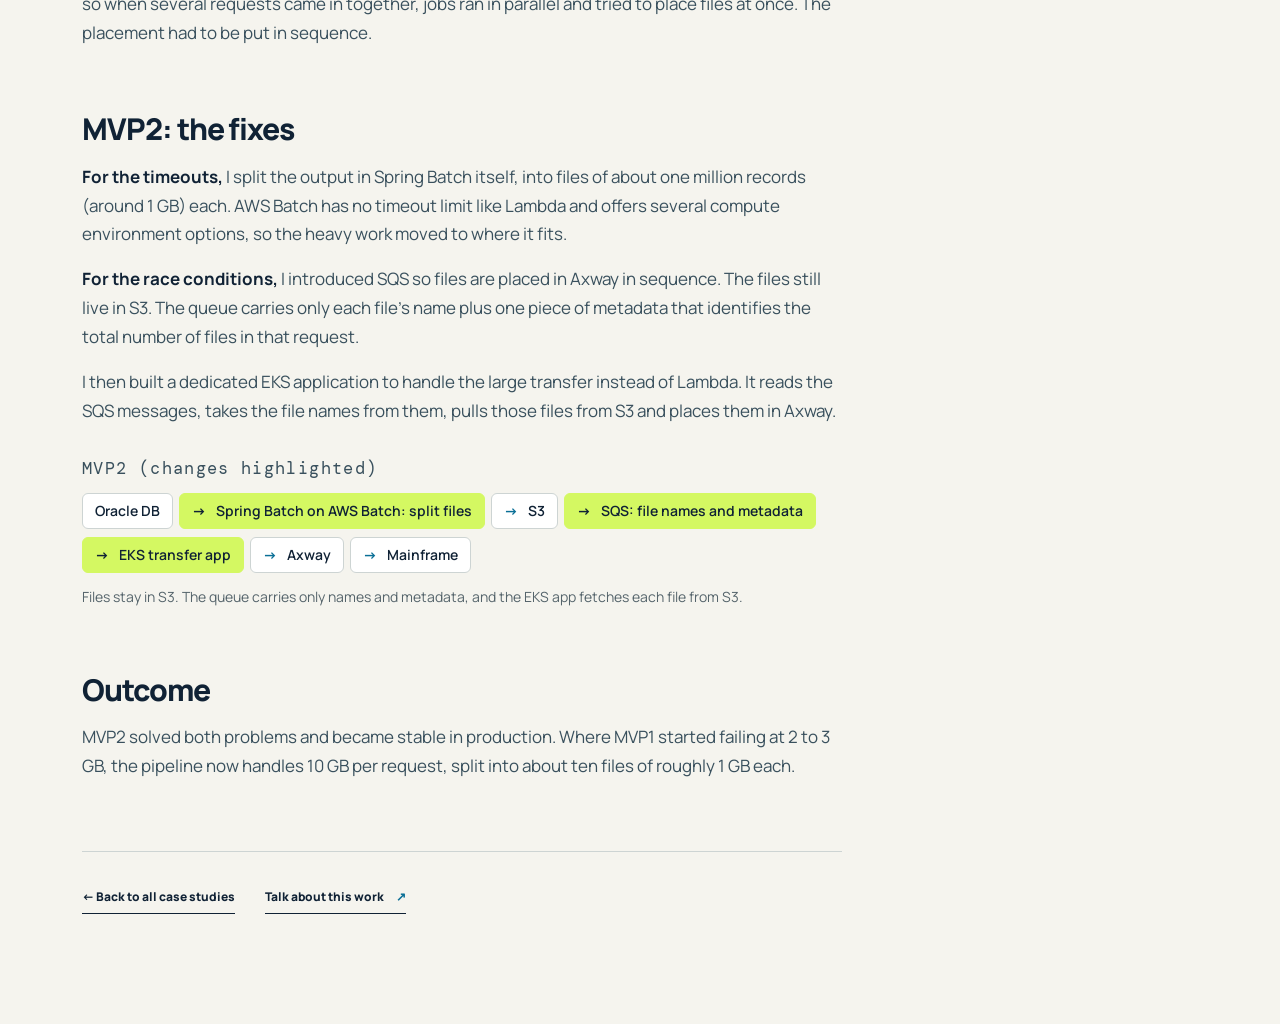
<file: case-study-oracle-mainframe.html>
<!doctype html>
<html lang="en">
<head>
  <meta charset="utf-8">
  <meta name="viewport" content="width=device-width, initial-scale=1, viewport-fit=cover">
  <meta name="description" content="Case study: moving Oracle data to a mainframe with Spring Batch, AWS Batch, S3, SQS and Axway, and fixing timeouts and race conditions.">
  <meta name="theme-color" content="#f5f4ee">
  <link rel="icon" href="favicon.svg" type="image/svg+xml">
  <title>Oracle to mainframe pipeline – Maghi Aravinth GT</title>
  <link rel="preconnect" href="https://fonts.googleapis.com">
  <link rel="preconnect" href="https://fonts.gstatic.com" crossorigin>
  <link href="https://fonts.googleapis.com/css2?family=DM+Mono:wght@400;500&family=Manrope:wght@400;500;600;700;800&display=swap" rel="stylesheet">
  <link rel="stylesheet" href="styles.css">
  <script>if(localStorage.getItem("portfolio-theme")==="gotham")document.documentElement.dataset.theme="gotham"</script><script src="theme.js" defer></script>
</head>
<body>
  <header class="nav wrap">
    <a class="brand" href="index.html"><span>MA</span> MAGHI ARAVINTH</a>
    <div class="nav-actions"><button class="theme-toggle" type="button" aria-pressed="false" aria-label="Switch to Gotham theme"><span aria-hidden="true">◐</span> Gotham</button><a class="nav-cta" href="index.html#work">← All case studies</a></div>
  </header>
  <main class="cs wrap">
    <p class="eyebrow"><span></span> CASE STUDY 01 / CLOUD PIPELINE</p>
    <h1 class="cs-title">Getting Oracle data onto a mainframe, reliably</h1>
    <p class="cs-lede">Data in a modern Oracle database had to reach a mainframe that expects one specific file name, in the right order, every time. The first version worked until files got large and requests arrived together. The redesign has run stably in production and handles 10 GB per request.</p>
    <div class="facts cs-facts"><div><b>Problem</b><span>Deliver Oracle data to a mainframe through Axway</span></div><div><b>Stack</b><span>Spring Batch, AWS Batch, S3, Lambda, SQS, EKS, Axway, Oracle</span></div><div><b>Status</b><span>Stable in production, 10 GB per request</span></div></div>

    <section class="cs-sec">
      <h2>The goal</h2>
      <p>Data held in a modern Oracle database had to be put onto a mainframe. The route was to fetch the data, write it to a file, place the file in an S3 bucket, let a Lambda pick it up, and drop it into Axway, which transfers it to the mainframe.</p>
    </section>

    <section class="cs-sec">
      <h2>MVP1: the first design</h2>
      <p>A Lambda watches the database for new requests and starts an AWS Batch job. The job runs Spring Batch, which fetches the data for a particular date. Spring Batch suited the work because all of that data had to be written into a file before it went to S3.</p>
      <p>The file lands in an uploaded folder in S3, which triggers a Lambda event. The Lambda takes the file from there and places it in Axway. On success it moves the file from uploaded to transferred. If the Axway transfer fails, the file goes to a failed folder, so every file always has a clear status.</p>
      <p class="flow-label">MVP1</p><ol class="flow"><li>Oracle DB</li><li>Spring Batch on AWS Batch</li><li>S3</li><li>Lambda</li><li>Axway</li><li>Mainframe</li></ol>
    </section>

    <section class="cs-sec">
      <h2>Where it broke</h2>
      <h3>Large files timed out</h3>
      <p>About one million records make roughly 1 GB. Lambda could transfer a file of that size, but anything above 2 or 3 GB failed on timeout. We tried streaming the file and using the smart_open library, and it still failed.</p>
      <h3>Race conditions on the Axway side</h3>
      <p>Files can have different names in S3, but the file dropped into Axway must always have the same name so the mainframe job recognises it. A Lambda starts a batch job whenever a request arrives, so when several requests came in together, jobs ran in parallel and tried to place files at once. The placement had to be put in sequence.</p>
    </section>

    <section class="cs-sec">
      <h2>MVP2: the fixes</h2>
      <p><strong>For the timeouts,</strong> I split the output in Spring Batch itself, into files of about one million records (around 1 GB) each. AWS Batch has no timeout limit like Lambda and offers several compute environment options, so the heavy work moved to where it fits.</p>
      <p><strong>For the race conditions,</strong> I introduced SQS so files are placed in Axway in sequence. The files still live in S3. The queue carries only each file’s name plus one piece of metadata that identifies the total number of files in that request.</p><p>I then built a dedicated EKS application to handle the large transfer instead of Lambda. It reads the SQS messages, takes the file names from them, pulls those files from S3 and places them in Axway.</p>
      <p class="flow-label">MVP2 (changes highlighted)</p><ol class="flow"><li>Oracle DB</li><li class="new">Spring Batch on AWS Batch: split files</li><li>S3</li><li class="new">SQS: file names and metadata</li><li class="new">EKS transfer app</li><li>Axway</li><li>Mainframe</li></ol><p class="flow-note">Files stay in S3. The queue carries only names and metadata, and the EKS app fetches each file from S3.</p>
    </section>

    <section class="cs-sec">
      <h2>Outcome</h2>
      <p>MVP2 solved both problems and became stable in production. Where MVP1 started failing at 2 to 3 GB, the pipeline now handles 10 GB per request, split into about ten files of roughly 1 GB each.</p>
    </section>

    <div class="cs-end"><a class="button text" href="index.html#work">← Back to all case studies</a><a class="button text" href="mailto:mahigohan@gmail.com">Talk about this work <b>↗</b></a></div>
  </main>
</body>
</html>
</file>
<file: styles.css>
:root{--text:#102235;--card:#fff;--link:#0a6f96;--soft:#39505d;color-scheme:light;box-sizing:border-box;padding-top:env(safe-area-inset-top,0px);padding-bottom:env(safe-area-inset-bottom,0px);--ink:#102235;--blue:#65c7ec;--acid:#d4f862;--paper:#f5f4ee;--muted:#55646b;--line:#cdd4d3}*{box-sizing:border-box}html{scroll-behavior:smooth;scroll-padding-top:env(safe-area-inset-top,0px)}body{margin:0;color:var(--text);background:var(--paper);font-family:Manrope,Arial,sans-serif}.wrap{max-width:1180px;margin:auto;padding-left:32px;padding-right:32px}.page-glow{position:fixed;border-radius:50%;filter:blur(90px);z-index:-1;opacity:.18}.glow-one{width:300px;height:300px;background:#95e5ff;top:5%;right:-140px}.glow-two{width:250px;height:250px;background:#d4f862;top:60%;left:-160px}.nav{height:88px;display:flex;align-items:center;justify-content:space-between;font-size:12px;font-weight:800;letter-spacing:.08em}.brand{display:flex;align-items:center;gap:10px;text-decoration:none;color:inherit}.brand span{display:grid;place-items:center;width:34px;height:34px;background:var(--ink);color:var(--acid);border-radius:50%;font-family:'DM Mono',ui-monospace,monospace;font-size:11px}.nav nav{display:flex;gap:30px}.nav a{color:inherit;text-decoration:none}.nav-cta{border-bottom:1px solid var(--text);padding-bottom:4px}.nav-cta span,.case-copy a b,.contact h2+a b{color:var(--link);font-size:16px}.hero{padding-top:73px}.eyebrow{font:500 11px 'DM Mono',ui-monospace,monospace;letter-spacing:.12em;margin:0 0 21px}.eyebrow span{width:7px;height:7px;background:var(--acid);display:inline-block;border-radius:50%;margin-right:8px}.hero-grid{display:grid;grid-template-columns:minmax(0,1.45fr) 330px;gap:80px;align-items:end}.hero h1,.section-heading h2,.about h2,.contact h2{font-size:clamp(47px,6vw,78px);letter-spacing:-.045em;line-height:.98;margin:0;font-weight:800}.hero h1 em{font-style:normal;color:var(--link)}.intro{font-size:16px;line-height:1.7;max-width:630px;margin:28px 0 31px;color:var(--soft)}.hero-actions{display:flex;align-items:center;gap:25px}.button{font-size:12px;font-weight:800;text-decoration:none;color:inherit}.button.primary{background:var(--ink);color:white;border-radius:30px;padding:16px 20px}.button.primary b{color:var(--acid);padding-left:25px;font-size:17px}.button.text{border-bottom:1px solid;padding:8px 0}.button.text b{padding-left:10px;color:var(--link)}.signal-card{background:var(--ink);color:white;padding:22px;border-radius:7px;min-height:300px;display:flex;flex-direction:column}.signal-top,.signal-footer{display:flex;justify-content:space-between;font:11px 'DM Mono',ui-monospace,monospace;letter-spacing:.08em}.signal-top i{display:block;width:8px;height:8px;border-radius:50%;background:var(--acid);box-shadow:0 0 0 5px #294056}.signal-number{font-size:108px;font-weight:800;line-height:.9;letter-spacing:-.06em;margin:42px 0 5px}.signal-number span{font-size:44px;color:var(--acid)}.signal-card p{font-size:14px;line-height:1.5;margin:0;color:#cfe0e5}.signal-bars{height:40px;margin-top:auto;display:flex;align-items:end;gap:5px}.signal-bars span{width:10px;background:var(--blue);display:block}.signal-bars span:nth-child(1){height:20%}.signal-bars span:nth-child(2){height:55%}.signal-bars span:nth-child(3){height:35%}.signal-bars span:nth-child(4){height:85%}.signal-bars span:nth-child(5){height:50%}.signal-bars span:nth-child(6){height:100%;background:var(--acid)}.signal-bars span:nth-child(7){height:70%}.signal-bars span:nth-child(8){height:90%}.signal-footer{margin-top:auto;padding-top:18px;color:#a8bec8;font-size:10px}.stack-row{display:flex;flex-wrap:wrap;gap:9px;padding:66px 0 48px}.stack-row span,.tags span{border:1px solid var(--line);border-radius:20px;padding:7px 10px;font:11px 'DM Mono',ui-monospace,monospace;letter-spacing:.06em}.statement{border-top:1px solid var(--line);border-bottom:1px solid var(--line);padding-top:48px;padding-bottom:48px;display:flex;justify-content:space-between;gap:20px}.statement p{font-size:25px;line-height:1.35;letter-spacing:-.04em;max-width:780px;margin:0}.statement strong{color:var(--link)}.line-mark{font:700 28px 'DM Mono',ui-monospace,monospace;color:var(--acid);letter-spacing:-10px}.work{padding-top:115px}.section-heading{display:flex;justify-content:space-between;align-items:end;gap:50px;margin-bottom:50px}.section-heading h2{font-size:57px}.section-heading>p{max-width:295px;font-size:14px;line-height:1.7;color:var(--muted)}.case-list{display:grid;grid-template-columns:repeat(3,1fr);gap:18px}.case-card{border-radius:8px;overflow:hidden;background:var(--card);border:1px solid var(--line);display:flex;flex-direction:column}.case-art{height:237px;position:relative;padding:20px;overflow:hidden}.art-label{font:11px 'DM Mono',ui-monospace,monospace;letter-spacing:.07em}.batch-art{background:#d2f668}.pipeline{position:absolute;left:38px;right:38px;bottom:55px;display:flex;align-items:center;justify-content:space-between}.pipeline:before{content:'';position:absolute;left:0;right:0;border-top:2px dashed #274a3b;z-index:0}.pipeline i{position:relative;z-index:1;width:27px;height:27px;border-radius:50%;background:#102235;border:5px solid #d2f668}.pipeline i:nth-child(3){width:48px;height:48px;border-color:#102235;background:transparent}.batch-tags{position:absolute;bottom:22px;left:20px;right:20px;display:flex;justify-content:space-between;font:11px 'DM Mono',ui-monospace,monospace;color:#355142}.resilience-art{background:#102235;color:white}.resilience-art p{position:absolute;bottom:20px;right:20px;text-align:right;font:800 28px/.9 Manrope,Arial,sans-serif;letter-spacing:-.06em}.orbit{position:absolute;width:170px;height:170px;border:1px solid #527087;border-radius:50%;left:70px;top:52px}.orbit:before,.orbit:after{content:'';position:absolute;inset:27px;border:1px solid #527087;border-radius:50%}.orbit:after{inset:55px;border-color:var(--acid)}.orbit i{position:absolute;width:9px;height:9px;background:var(--blue);border-radius:50%;top:-5px;left:78px}.orbit i:nth-child(2){top:76px;left:162px;background:var(--acid)}.orbit i:nth-child(3){top:155px;left:15px}.orbit b{position:absolute;top:61px;left:69px;font:25px 'DM Mono',ui-monospace,monospace;color:var(--acid)}.sky-card .case-art{background:var(--blue)}.request-lines{position:absolute;top:58px;left:30px;width:210px}.request-lines i{height:5px;display:block;background:#16354c;margin:12px 0}.request-lines i:nth-child(2){width:60%}.request-lines i:nth-child(3){width:83%}.request-lines i:nth-child(4){width:38%}.request-lines i:nth-child(5){width:70%}.request-count{position:absolute;right:20px;bottom:18px;font:800 58px/.8 Manrope,Arial,sans-serif;letter-spacing:-.05em}.request-count small{display:block;font:10px 'DM Mono',ui-monospace,monospace;letter-spacing:.08em;margin-top:11px}.case-copy{padding:24px 23px 25px;display:flex;flex-direction:column;flex:1}.case-number{font:11px 'DM Mono',ui-monospace,monospace;color:var(--link);margin:0 0 20px}.case-copy h3{font-size:23px;letter-spacing:-.03em;line-height:1.1;margin:0 0 13px}.case-copy>p:not(.case-number){font-size:14px;line-height:1.65;color:var(--muted);margin:0 0 20px}.tags{display:flex;gap:6px;flex-wrap:wrap;margin-top:auto}.tags span{font-size:10px;padding:6px 8px}.case-copy a{font-size:13px;font-weight:800;color:inherit;text-decoration:none;margin-top:22px;border-bottom:1px solid var(--text);align-self:start;padding-bottom:3px}.about{display:grid;grid-template-columns:1fr 1.15fr;gap:110px;padding-top:145px;padding-bottom:138px}.about h2{font-size:57px}.about-copy>p:first-child{font-size:24px;line-height:1.4;letter-spacing:-.035em;margin:35px 0 22px}.muted{font-size:15px;line-height:1.75;color:var(--muted)}.facts{margin-top:37px;border-top:1px solid var(--line)}.facts>div{display:grid;grid-template-columns:140px 1fr;border-bottom:1px solid var(--line);padding:13px 0;font-size:14px}.facts b{font:11px 'DM Mono',ui-monospace,monospace;letter-spacing:.06em;color:var(--link)}.contact{background:var(--ink);max-width:none;color:white;padding-top:84px;padding-bottom:28px}.contact>*{max-width:1116px;margin-left:auto;margin-right:auto}.contact .eyebrow{color:#b9d0d8}.contact h2{font-size:clamp(47px,6vw,75px);margin-bottom:34px}.contact h2+a{font-size:18px;font-weight:700;color:var(--acid);text-decoration:none;border-bottom:1px solid #78919b;padding-bottom:9px}.contact>div{margin-top:92px;padding-top:20px;border-top:1px solid #415767;display:flex;justify-content:space-between;font:11px 'DM Mono',ui-monospace,monospace;letter-spacing:.08em;color:#b9d0d8}.contact>div a{color:white;text-decoration:none}@media(max-width:800px){.wrap{padding-left:20px;padding-right:20px}.nav{height:auto;flex-wrap:wrap;gap:10px 16px;padding-top:16px;padding-bottom:10px}.nav nav{order:3;width:100%;gap:22px;font-size:12px}.nav-cta{font-size:12px}.hero{padding-top:45px}.hero-grid,.about{grid-template-columns:1fr;gap:40px}.signal-card{max-width:400px}.case-list{grid-template-columns:1fr}.section-heading{display:block}.section-heading>p{margin-top:20px}.statement{padding-top:35px;padding-bottom:35px}.statement p{font-size:20px}.work{padding-top:80px}.about{padding-top:90px;padding-bottom:90px}.contact{padding-left:20px;padding-right:20px}.facts>div{grid-template-columns:100px 1fr}.stack-row{padding:45px 0}.hero h1{font-size:50px}}

a:focus-visible,button:focus-visible{outline:3px solid var(--link);outline-offset:3px;border-radius:3px}
.contact a:focus-visible{outline-color:var(--acid)}
.contact h2+a b{color:var(--acid)}
.case-art{color:#102235}.resilience-art{color:#fff}
.section-heading>p a{color:var(--link)}
.exp{padding-top:115px}
.roles{list-style:none;margin:0;padding:0;border-top:1px solid var(--line)}
.roles li{display:grid;grid-template-columns:175px 1fr 90px;gap:20px;align-items:baseline;padding:22px 0;border-bottom:1px solid var(--line)}
.roles time{font:12px 'DM Mono',ui-monospace,monospace;color:var(--link);letter-spacing:.06em}
.roles h3{margin:0;font-size:21px;letter-spacing:-.03em}
.roles p{margin:4px 0 0;color:var(--muted);font-size:15px}
.roles span{font:11px 'DM Mono',ui-monospace,monospace;color:var(--muted);text-align:right}
@media(max-width:800px){.roles li{grid-template-columns:1fr;gap:6px}.roles span{text-align:left}.exp{padding-top:80px}}
.hero-actions{flex-wrap:wrap;gap:14px 25px}

.cs{padding-top:48px;padding-bottom:110px}
.cs-title{font-size:clamp(38px,5.4vw,66px);letter-spacing:-.045em;line-height:1.02;margin:0 0 24px;font-weight:800;max-width:900px}
.cs-lede{font-size:18px;line-height:1.65;color:var(--soft);max-width:720px;margin:0}
.cs-facts{max-width:760px;margin:40px 0 0}
.cs-sec{max-width:760px;margin-top:64px}
.cs-sec h2{font-size:30px;letter-spacing:-.035em;line-height:1.15;margin:0 0 16px;font-weight:800}
.cs-sec h3{font-size:18px;letter-spacing:-.02em;margin:26px 0 6px}
.cs-sec p{font-size:17px;line-height:1.7;color:var(--soft);margin:0 0 16px}
.cs-sec strong{color:var(--text)}
.flow-label{font:11px 'DM Mono',ui-monospace,monospace;letter-spacing:.08em;color:var(--muted);margin:28px 0 10px!important}
.flow{list-style:none;margin:0 0 6px;padding:0;display:flex;flex-wrap:wrap;gap:8px 6px}
.flow li{border:1px solid var(--line);background:var(--card);border-radius:6px;padding:8px 12px;font-size:14px;font-weight:600;line-height:1.3}
.flow li+li::before{content:"→";color:var(--link);font-weight:800;margin-right:10px}
.flow li.new{background:var(--acid);border-color:var(--acid);color:#102235}
.flow li.new::before{color:#102235}
.cs-end{max-width:760px;margin-top:70px;padding-top:28px;border-top:1px solid var(--line);display:flex;flex-wrap:wrap;gap:14px 30px}
@media(max-width:800px){.cs{padding-top:24px}.cs-sec{margin-top:48px}.cs-lede,.cs-sec p{font-size:16px}}

.cs-sec p.flow-note{font-size:14px;color:var(--muted);margin:12px 0 0}

.case-card{transition:translate .25s,box-shadow .25s}
.case-card:hover{translate:0 -4px;box-shadow:0 16px 30px -20px rgba(16,34,53,.5)}
.tools{padding-top:115px}
.tool-grid{display:grid;grid-template-columns:repeat(2,1fr);gap:18px}
.tool{background:var(--card);border:1px solid var(--line);border-radius:8px;padding:24px 23px}
.tool h3{font-size:18px;letter-spacing:-.03em;margin:0 0 14px}
.chips{display:flex;flex-wrap:wrap;gap:6px}
.chips span{border:1px solid var(--line);border-radius:20px;padding:6px 10px;font:11px 'DM Mono',ui-monospace,monospace;letter-spacing:.04em}
.js .rv{opacity:0;translate:0 14px;transition:opacity .6s ease,translate .6s cubic-bezier(.2,.7,.2,1)}
.js .rv.in{opacity:1;translate:0 0}
@media(max-width:800px){.tool-grid{grid-template-columns:1fr}.tools{padding-top:80px}}
@media(prefers-reduced-motion:reduce){.js .rv{opacity:1;translate:none;transition:none}.case-card{transition:none}}

.lane{background:var(--card);border:1px solid var(--line);border-radius:8px;padding:20px 22px;margin:16px 0;display:grid;grid-template-columns:140px 1fr;gap:10px 22px}
.lane-tag{align-self:start;font:500 11px 'DM Mono',ui-monospace,monospace;letter-spacing:.06em;text-transform:uppercase;padding:7px 10px;border-radius:20px;text-align:center}
.t-non{background:var(--ink);color:#fff}.t-retry{background:var(--blue);color:var(--ink)}.t-direct{background:var(--acid);color:var(--ink)}
.lane p{margin:0 0 8px;font-size:16px}
.lane .flow{margin:12px 0 0}
@media(max-width:800px){.lane{grid-template-columns:1fr}.lane-tag{justify-self:start}}

.case-list{grid-template-columns:repeat(2,1fr)}
.also{padding-top:115px}
.also-list{list-style:none;margin:0;padding:0;border-top:1px solid var(--line)}
.also-list li{display:grid;grid-template-columns:260px 1fr;gap:8px 30px;padding:22px 0;border-bottom:1px solid var(--line)}
.also-list h3{margin:0;font-size:19px;letter-spacing:-.03em;line-height:1.25}
.also-list p{margin:0;font-size:15px;line-height:1.65;color:var(--muted)}
@media(max-width:800px){.case-list{grid-template-columns:1fr}.also{padding-top:80px}.also-list li{grid-template-columns:1fr}}
.contact{padding-left:max(32px,calc((100% - 1116px)/2));padding-right:max(32px,calc((100% - 1116px)/2))}
.contact>*{max-width:none;margin-left:0;margin-right:0}
@media(max-width:800px){.contact{padding-left:20px;padding-right:20px}}

.bx-sec{margin-top:72px}
.bx-h{display:flex;flex-wrap:wrap;align-items:center;gap:12px 22px;margin:0 0 22px}
.bx-h h2{font-size:38px;letter-spacing:-.045em;line-height:1;margin:0;font-weight:800}
.bx-h .chips span{background:var(--card)}
.cards{display:grid;gap:16px}
.c4{grid-template-columns:repeat(4,1fr)}.c3{grid-template-columns:repeat(3,1fr)}
.pc{position:relative;border-radius:10px;padding:20px 18px 18px;display:flex;flex-direction:column;justify-content:space-between;overflow:hidden;transition:translate .25s,box-shadow .25s;color:#fff}
.pc:hover{translate:0 -4px;box-shadow:0 16px 30px -20px rgba(16,34,53,.55)}
.pc>*{position:relative;z-index:1}
.pc small{font:11px/1.5 'DM Mono',ui-monospace,monospace;letter-spacing:.07em;text-transform:uppercase;opacity:.85}
.pc h3{font-size:26px;line-height:1.05;letter-spacing:-.04em;margin:0 0 8px;font-weight:800}
.pc p{margin:0;font:11px/1.5 'DM Mono',ui-monospace,monospace;letter-spacing:.05em;opacity:.85}
.pc.m{aspect-ratio:2/3}.pc.g{aspect-ratio:4/3}.pc.b{aspect-ratio:3/4;padding-left:26px}
.pc.b::after{content:"";position:absolute;left:10px;top:0;bottom:0;width:2px;background:rgba(255,255,255,.35);z-index:0}
.pc.dk{color:#102235}.pc.dk::after{background:rgba(16,34,53,.3)}
.m1{background:radial-gradient(circle at 70% 38%,transparent 0 46px,rgba(255,255,255,.55) 47px 48px,transparent 49px 78px,rgba(255,255,255,.25) 79px 80px,transparent 81px),linear-gradient(170deg,#0b1623,#27506f)}
.m2{background:radial-gradient(circle at 50% 36%,#fff6c8 0 34px,rgba(255,246,200,.0) 35px),linear-gradient(170deg,#d4f862,#8fb82e);color:#102235}
.m3{background:repeating-linear-gradient(0deg,rgba(255,255,255,.14) 0 2px,transparent 2px 22px),linear-gradient(170deg,#1f5a3f,#4f8f4c)}
.m4{background:repeating-linear-gradient(135deg,rgba(212,248,98,.18) 0 10px,transparent 10px 26px),linear-gradient(170deg,#15181e,#383c46)}
.g1{background:linear-gradient(110deg,transparent 78%,rgba(212,248,98,.9) 78% 82%,transparent 82%),linear-gradient(160deg,#102235,#1d4766)}
.g2{background:repeating-linear-gradient(115deg,rgba(255,255,255,.1) 0 6px,transparent 6px 30px),linear-gradient(160deg,#0f2b3f,#65c7ec)}
.g3{background:linear-gradient(160deg,#102235 10%,#456a84 55%,#d4f862)}
.b1{background:linear-gradient(170deg,#7a2e1d,#c46a3b)}
.b2{background:linear-gradient(170deg,#e8e5da,#cdd4d3);color:#102235}
.b3{background:linear-gradient(170deg,#102235,#2b4a63)}
.b4{background:linear-gradient(170deg,#d4f862,#65c7ec);color:#102235}
.b1,.b2,.b3,.b4{color:inherit}
.b1,.b3{color:#fff}
@media(max-width:900px){.c4{grid-template-columns:repeat(2,1fr)}}
@media(max-width:640px){.c3{grid-template-columns:1fr}.pc.g{aspect-ratio:16/9}.bx-sec{margin-top:54px}.bx-h h2{font-size:32px}}
@media(prefers-reduced-motion:reduce){.pc{transition:none}}

.mv{margin:0}
.mv-img{position:relative;border-radius:10px;overflow:hidden;aspect-ratio:2/3;background:var(--ink)}
.mv-img img{display:block;width:100%;height:100%;object-fit:cover;transition:transform .5s}
.mv:hover .mv-img img{transform:scale(1.04)}
.mv figcaption{padding:12px 2px 0}
.mv h3{margin:0;font-size:17px;letter-spacing:-.03em;line-height:1.25}
.mv p{margin:2px 0 0;font:11px/1.5 'DM Mono',ui-monospace,monospace;letter-spacing:.05em;color:var(--muted)}
.fc{outline-offset:6px;border-radius:10px}
.fc .hash{position:absolute;inset:0;padding:16px;font:12px/1.6 'DM Mono',ui-monospace,monospace;color:rgba(255,255,255,.32);overflow:hidden;white-space:nowrap;transition:opacity .35s}
.fc .rule{position:absolute;inset:0;display:grid;place-items:center;text-align:center;padding:20px;font:800 clamp(20px,2.4vw,28px)/1.1 Manrope,Arial,sans-serif;letter-spacing:-.03em;color:var(--acid);opacity:0;transition:opacity .35s}
.fc:hover .hash,.fc:focus .hash{opacity:.12}
.fc:hover .rule,.fc:focus .rule{opacity:1}
@media(prefers-reduced-motion:reduce){.mv-img img,.fc .hash,.fc .rule{transition:none}.mv:hover .mv-img img{transform:none}}

.mv .cr{display:inline-block;margin-top:6px;font:10.5px/1.4 'DM Mono',ui-monospace,monospace;letter-spacing:.04em;color:var(--link);text-decoration:none;border-bottom:1px solid currentColor}
.mv .cr:hover{color:var(--text)}
.c3p{grid-template-columns:repeat(3,minmax(0,1fr));max-width:calc(75% - 4px)}
@media(max-width:900px){.c3p{grid-template-columns:repeat(2,minmax(0,1fr));max-width:none}}

.fc .rule{background:rgba(16,34,53,.93)}
.fc:hover .rule,.fc:focus .rule,.fc:focus-within .rule{opacity:1}

/* Prominent personal section and optional Gotham-inspired night theme. */
.nav-actions{display:flex;align-items:center;gap:18px}.theme-toggle{appearance:none;border:1px solid var(--line);border-radius:999px;background:transparent;color:var(--text);padding:8px 11px;font:500 10px 'DM Mono',ui-monospace,monospace;letter-spacing:.05em;cursor:pointer}.theme-toggle:hover{background:var(--ink);color:var(--acid);border-color:var(--ink)}.theme-toggle span{font-size:14px;vertical-align:-1px;margin-right:3px}.skill-rail{padding-top:104px}.skill-rail>div{display:flex;flex-wrap:wrap;gap:8px;border-top:1px solid var(--line);border-bottom:1px solid var(--line);padding:18px 0}.skill-rail span{font:500 11px 'DM Mono',ui-monospace,monospace;letter-spacing:.05em;padding:6px 9px;border:1px solid var(--line);border-radius:99px}.beyond-feature{margin-top:118px;margin-bottom:8px;background:var(--ink);border-radius:12px;color:#fff;padding:64px;display:grid;grid-template-columns:1.15fr .85fr;gap:70px;overflow:hidden;position:relative}.beyond-feature:after{content:"";width:360px;height:360px;position:absolute;right:-120px;top:-170px;border-radius:50%;background:radial-gradient(circle at 50% 55%,#d4f862 0 4%,transparent 4.5% 16%,rgba(101,199,236,.65) 16.5% 17%,transparent 17.5% 30%,rgba(212,248,98,.35) 30.5% 31%,transparent 31.5%);opacity:.8}.beyond-feature-copy,.beyond-feature-picks{position:relative;z-index:1}.beyond-feature .eyebrow{color:#b9d0d8}.beyond-feature h2{font-size:clamp(38px,4.7vw,63px);letter-spacing:-.055em;line-height:1;margin:0}.beyond-feature-copy>p:not(.eyebrow){max-width:540px;font-size:15px;line-height:1.75;color:#cfe0e5;margin:24px 0 28px}.beyond-feature .button.primary{background:var(--acid);color:var(--ink)}.beyond-feature .button.primary b{color:var(--link)}.beyond-feature-picks{border-top:1px solid rgba(207,224,229,.3);align-self:end}.beyond-feature-picks>div{padding:17px 0;border-bottom:1px solid rgba(207,224,229,.3);display:flex;justify-content:space-between;align-items:center;gap:16px}.beyond-feature-picks small{font:10px 'DM Mono',ui-monospace,monospace;letter-spacing:.08em;color:var(--acid)}.beyond-feature-picks b{text-align:right;font-size:16px;line-height:1.2;letter-spacing:-.035em}
html[data-theme="gotham"]{--text:#f1f2f3;--ink:#050607;--paper:#030405;--card:#0b0e12;--link:#8bd3ff;--soft:#c4c9ce;--muted:#a6afb7;--line:#20262d;color-scheme:dark}html[data-theme="gotham"] body{background:radial-gradient(circle 360px at var(--spotlight-x,50%) var(--spotlight-y,25%),rgba(83,148,190,.16),rgba(18,31,43,.07) 28%,transparent 64%),#030405;background-attachment:fixed}html[data-theme="gotham"] .page-glow{opacity:0}html[data-theme="gotham"] .signal-card,html[data-theme="gotham"] .contact,html[data-theme="gotham"] .resilience-art{background:#020304}html[data-theme="gotham"] .batch-art{background:#b9891e;color:#090b0d}html[data-theme="gotham"] .batch-tags{color:#111820}html[data-theme="gotham"] .pipeline i{border-color:#b9891e;background:#050607}html[data-theme="gotham"] .pipeline i:nth-child(3){border-color:#050607;background:transparent}html[data-theme="gotham"] .case-card{box-shadow:0 16px 34px -25px #000}html[data-theme="gotham"] .beyond-feature{background:linear-gradient(130deg,#020304,#0b1118)}html[data-theme="gotham"] .theme-toggle{border-color:#d4a72c;color:#f2d370}html[data-theme="gotham"] .theme-toggle:hover{background:#d4a72c;color:#030405}@media(max-width:800px){.nav-actions{gap:10px}.theme-toggle{font-size:9px;padding:7px 9px}.beyond-feature{margin-top:82px;padding:38px 26px;grid-template-columns:1fr;gap:42px}.beyond-feature:after{right:-230px}.beyond-feature h2{font-size:43px}}
html[data-theme="gotham"] body,html[data-theme="gotham"] body *{cursor:none!important}html[data-theme="gotham"] body:before{content:"🦇";position:fixed;z-index:20;pointer-events:none;left:var(--spotlight-x,50%);top:var(--spotlight-y,25%);translate:-50% -50%;font-size:30px;line-height:1;color:rgba(212,167,44,.88);filter:drop-shadow(0 0 14px rgba(212,167,44,.62));mix-blend-mode:screen}.nav-actions{justify-content:flex-end;white-space:nowrap}.beyond-feature-picks>div{min-height:70px}@media(max-width:800px){html[data-theme="gotham"] body:before{font-size:24px}.nav-actions{margin-left:auto}.beyond-feature-picks>div{min-height:0}}
/* Shared vertical rhythm for the personal-story sequence. */
.about{padding-bottom:72px}.beyond-feature{margin-top:0;margin-bottom:112px}@media(max-width:800px){.about{padding-bottom:56px}.beyond-feature{margin-top:0;margin-bottom:72px}}

/* Personal photography is deliberately roomy: landscape and portrait frames keep their own pace. */
.photo-section{margin-top:66px}.photo-heading{justify-content:space-between;align-items:end}.photo-heading h2{max-width:570px;font-size:clamp(38px,4.7vw,62px)}.photo-heading>p{max-width:275px;margin:0;color:var(--muted);font-size:14px;line-height:1.65}.photo-grid{display:grid;grid-template-columns:repeat(12,minmax(0,1fr));gap:16px}.photo{grid-column:span 4;overflow:hidden;margin:0;border-radius:10px;background:var(--ink)}.photo-wide{grid-column:span 6}.photo img{display:block;width:100%;aspect-ratio:4/3;object-fit:cover;transition:transform .45s ease}.photo-wide img{aspect-ratio:16/10}.photo-tall img{aspect-ratio:3/4}.photo:hover img{transform:scale(1.035)}.photo figcaption{padding:12px 2px 2px}.photo h3{margin:0;color:var(--text);font-size:15px;letter-spacing:-.025em}.photo p{margin:4px 0 0;color:var(--muted);font:10px 'DM Mono',ui-monospace,monospace;letter-spacing:.08em;text-transform:uppercase}@media(max-width:800px){.photo{grid-column:span 6}.photo-wide{grid-column:span 12}}@media(max-width:560px){.photo-grid{grid-template-columns:1fr;gap:22px}.photo,.photo-wide{grid-column:auto}.photo-heading{align-items:start}.photo-heading>p{max-width:340px}.photo img,.photo-wide img{aspect-ratio:4/3}.photo-tall img{aspect-ratio:3/4}}@media(prefers-reduced-motion:reduce){.photo img{transition:none}}

/* ---- Photography: polaroid tiles ---- */
.photo-section{--polaroid:#fbfaf6;--polaroid-ink:#1b222b;--polaroid-muted:#5c616b}
.photo-section .photo-grid{display:grid;grid-template-columns:repeat(4,minmax(0,1fr));gap:38px 26px;padding:14px 6px 6px}
.photo-section .photo-grid .photo{grid-column:auto;display:flex;flex-direction:column;margin:0;padding:12px 12px 0;border-radius:3px;overflow:visible;background:var(--polaroid);box-shadow:0 1px 2px rgba(0,0,0,.18),0 16px 28px -16px rgba(0,0,0,.6);transform:rotate(var(--tilt,0deg));transition:transform .3s ease,box-shadow .3s ease}
.photo-section .photo-grid .photo:nth-child(1){--tilt:-2.2deg}
.photo-section .photo-grid .photo:nth-child(2){--tilt:1.6deg}
.photo-section .photo-grid .photo:nth-child(3){--tilt:-1.2deg}
.photo-section .photo-grid .photo:nth-child(4){--tilt:2.4deg}
.photo-section .photo-grid .photo:nth-child(5){--tilt:1.8deg}
.photo-section .photo-grid .photo:nth-child(6){--tilt:-2deg}
.photo-section .photo-grid .photo:nth-child(7){--tilt:1.2deg}
.photo-section .photo-grid .photo:nth-child(8){--tilt:-1.8deg}
.photo-section .photo-grid .photo:hover{transform:rotate(0deg) translateY(-6px) scale(1.02);box-shadow:0 2px 4px rgba(0,0,0,.2),0 24px 34px -16px rgba(0,0,0,.65);z-index:2}
.photo-section .photo img{display:block;width:100%;height:auto;aspect-ratio:1/1;object-fit:cover;background:#d9d6cf;transition:none}
.photo-section .photo:hover img{transform:none}
.photo-section .photo figcaption{padding:14px 4px 16px;min-height:76px}
.photo-section .photo h3{margin:0;color:var(--polaroid-ink);font-size:15px;line-height:1.25;letter-spacing:-.02em}
.photo-section .photo p{margin:5px 0 0;color:var(--polaroid-muted);font:10px/1.4 'DM Mono',ui-monospace,monospace;letter-spacing:.08em;text-transform:uppercase}
@media(max-width:1000px){.photo-section .photo-grid{grid-template-columns:repeat(2,minmax(0,1fr));gap:30px 20px}}
@media(max-width:520px){.photo-section .photo-grid{gap:24px 14px;padding-left:2px;padding-right:2px}.photo-section .photo-grid .photo{padding:8px 8px 0}.photo-section .photo figcaption{padding:10px 2px 12px;min-height:64px}.photo-section .photo h3{font-size:13px}.photo-section .photo p{font-size:9px}}
@media(prefers-reduced-motion:reduce){.photo-section .photo-grid .photo{transition:none}.photo-section .photo-grid .photo:hover{transform:rotate(var(--tilt,0deg))}}
</file>
